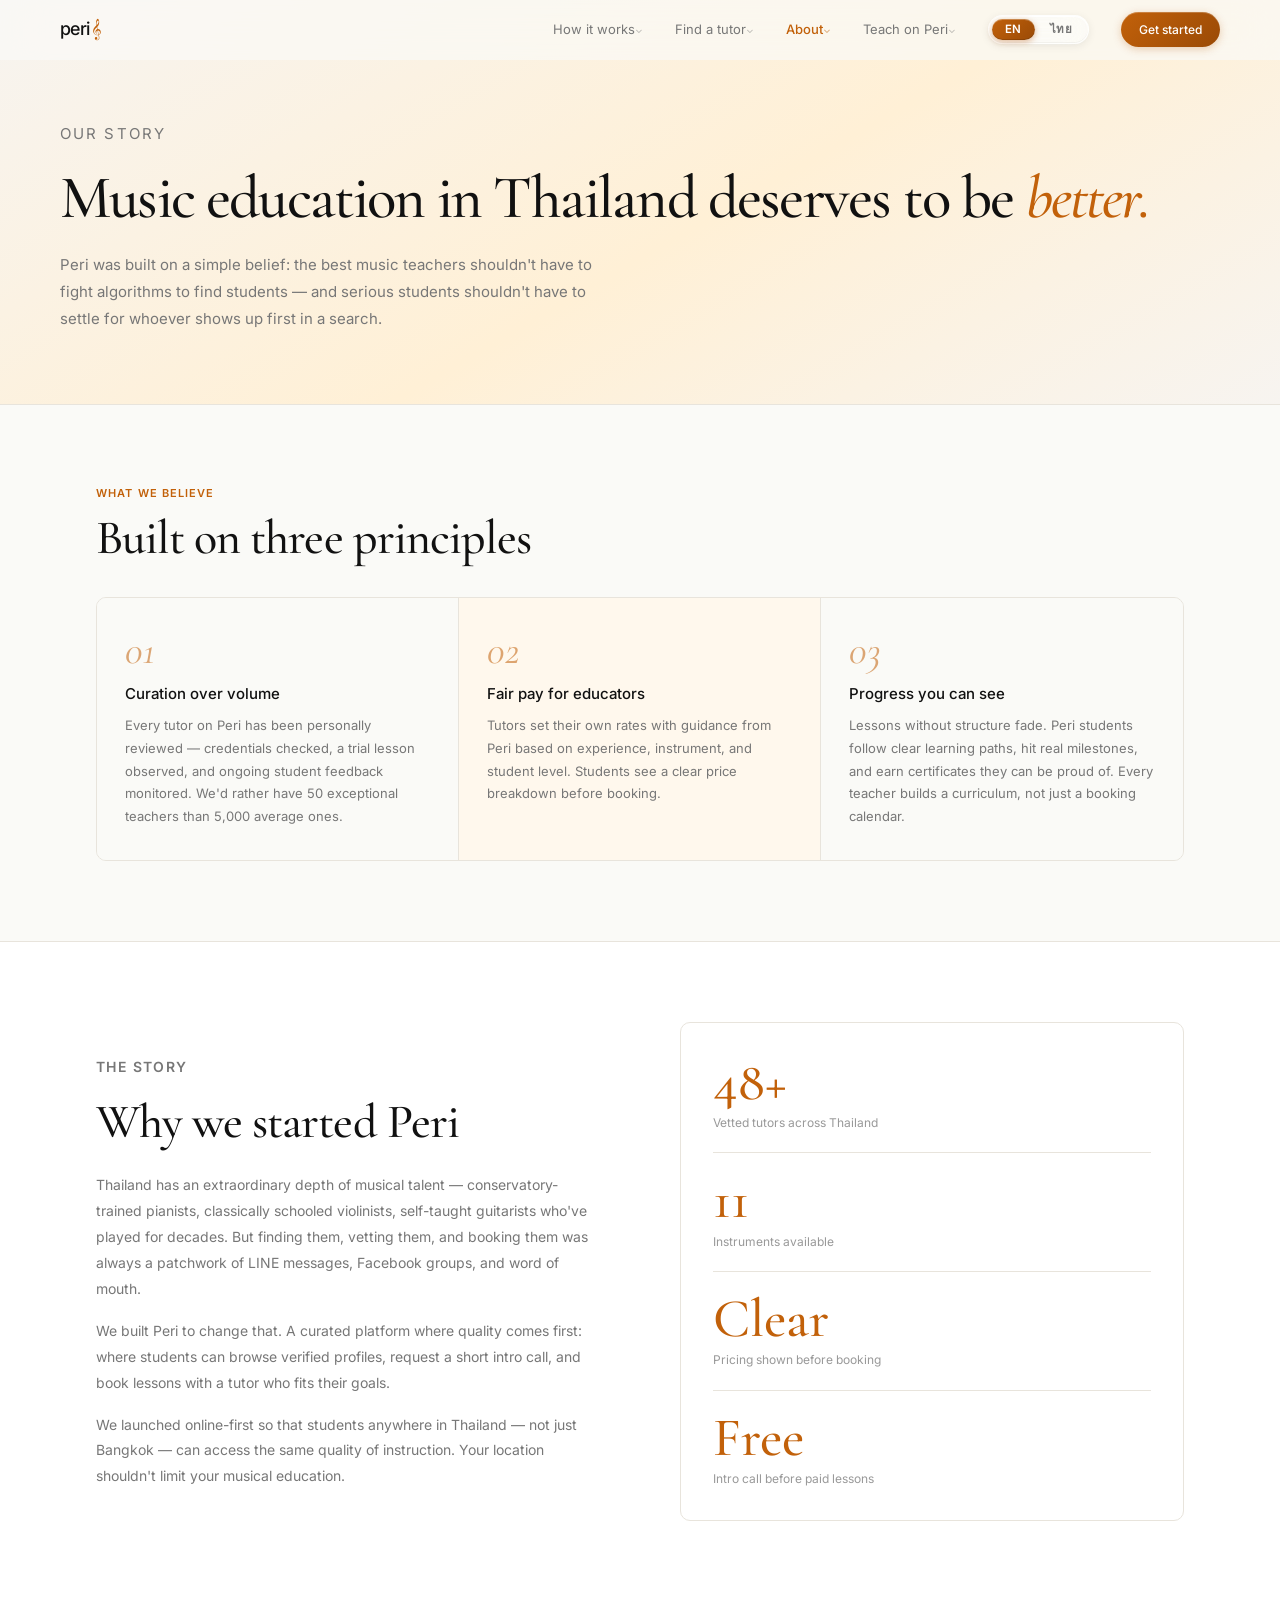
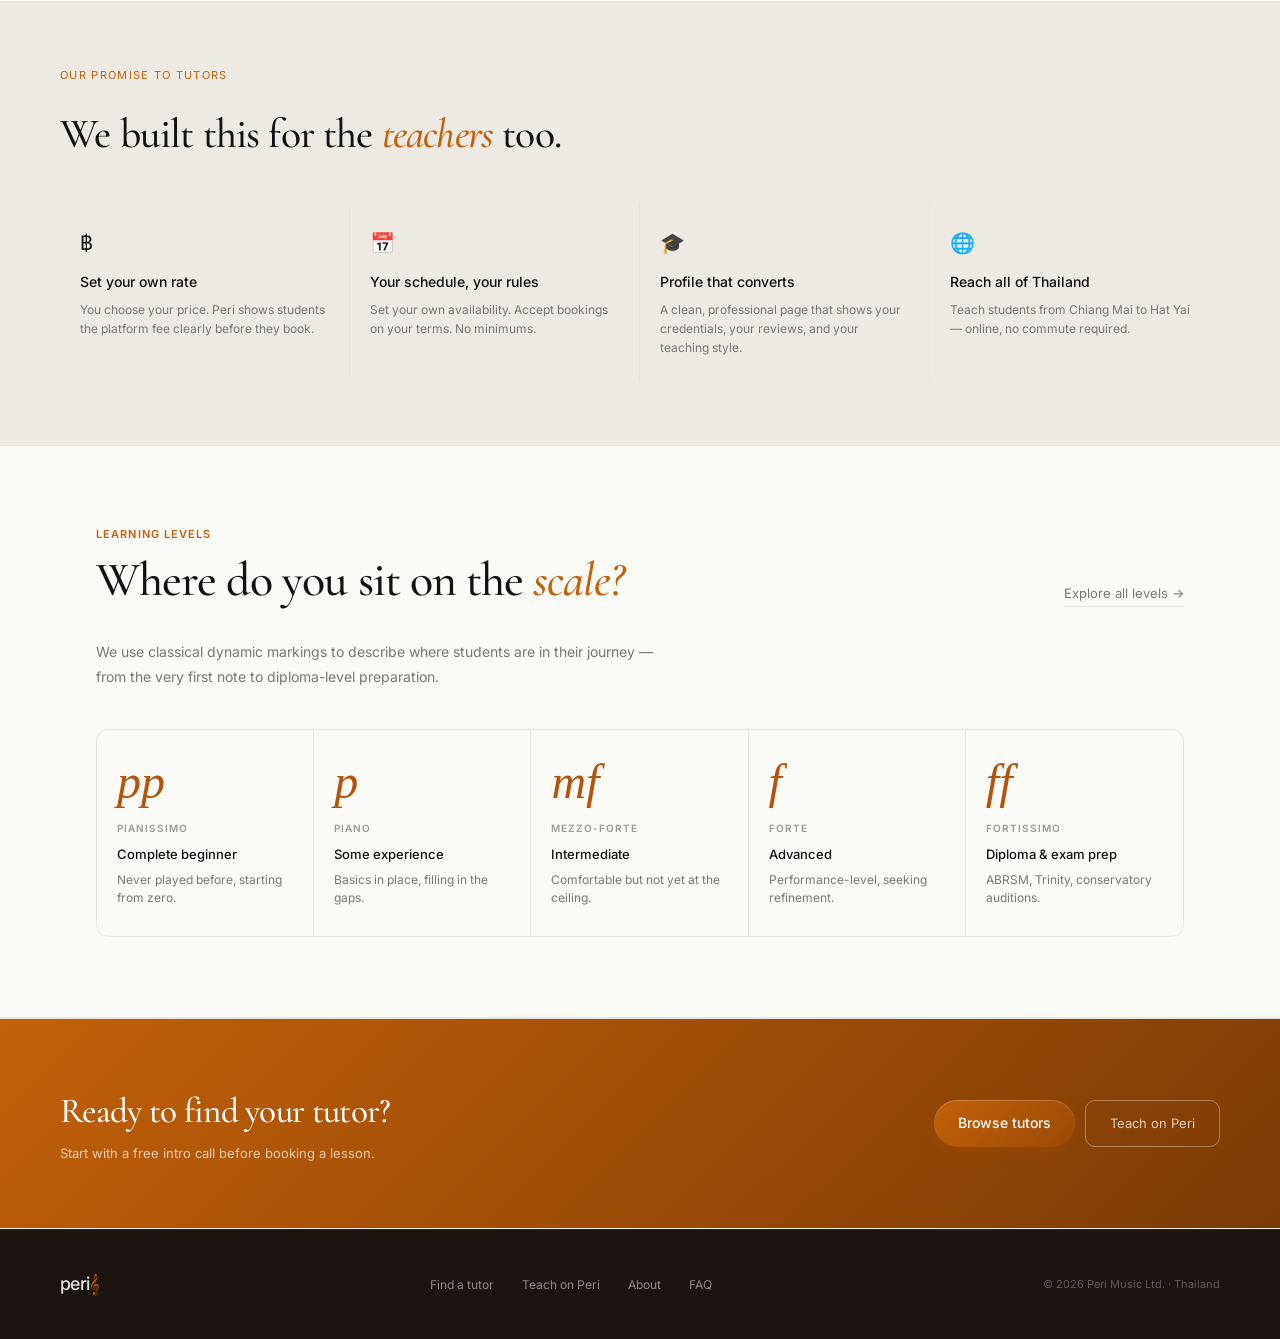
<file: peri-website/about.html>
<!DOCTYPE html>
<html lang="en">
<head>
  <meta charset="UTF-8"/>
  <meta name="viewport" content="width=device-width, initial-scale=1.0"/>
  <title>About Peri — Online Music Tutoring in Thailand</title>
  <link rel="stylesheet" href="peri.css"/>
  <style>
    .page-hero {
      padding: 120px 36px 72px;
      background: linear-gradient(150deg, #F7F4F0 0%, #FFF0D6 55%, #F7F4F0 100%);
      border-bottom: 0.5px solid var(--border);
      position: relative; overflow: hidden;
    }
    .page-hero-inner { max-width: 1160px; margin: 0 auto; }
    .page-hero-label {
      font-size: 11px; color: var(--amber);
      letter-spacing: 0.14em; text-transform: uppercase; margin-bottom: 18px;
    }
    .page-hero h1 {
      font-family: 'Cormorant Garamond', serif;
      font-size: clamp(2.4rem, 5vw, 3.8rem);
      font-weight: 500; letter-spacing: -0.03em;
      line-height: 1.08; margin-bottom: 20px;
    }
    .page-hero h1 em { font-style: italic; color: var(--amber); }
    .page-hero p {
      font-size: 15px; color: var(--text-3);
      line-height: 1.8; max-width: 560px;
    }

    /* VALUES */
    .values-grid {
      display: grid; grid-template-columns: repeat(3, 1fr);
      gap: 0; border: 0.5px solid var(--border);
      border-radius: var(--r-md); overflow: hidden;
    }
    .value-card {
      padding: 32px 28px;
      border-right: 0.5px solid var(--border);
      background: var(--bg-white);
      transition: background 0.2s;
    }
    .value-card:nth-child(odd) { background: #FAFAF7; }
    .value-card:nth-child(even) { background: #FFF8ED; }
    .value-card:last-child { border-right: none; }
    .value-num {
      font-family: 'Cormorant Garamond', serif;
      font-size: 40px; color: var(--amber);
      font-style: italic; margin-bottom: 12px;
      line-height: 1; opacity: 0.55;
    }
    .value-title { font-size: 15px; font-weight: 500; margin-bottom: 8px; }
    .value-body { font-size: 13px; color: var(--text-3); line-height: 1.75; }

    /* STORY */
    .story-grid {
      display: grid; grid-template-columns: 1fr 1fr;
      gap: 80px; align-items: center;
    }
    .story-body p {
      font-size: 14px; color: var(--text-3);
      line-height: 1.85; margin-bottom: 16px;
    }
    .story-body p:last-child { margin-bottom: 0; }
    .story-stat-block {
      background: var(--bg-white); border: 0.5px solid var(--border);
      border-radius: var(--r-md); padding: 32px;
    }
    .story-stat {
      padding: 20px 0;
      border-bottom: 0.5px solid var(--border);
    }
    .story-stat:last-child { border-bottom: none; padding-bottom: 0; }
    .story-stat:first-child { padding-top: 0; }
    .story-stat-n {
      font-family: 'Cormorant Garamond', serif;
      font-size: 3.4rem; font-weight: 500;
      color: var(--amber); line-height: 1; margin-bottom: 4px;
    }
    .story-stat-l { font-size: 12px; color: var(--text-4); }

    /* TUTOR PROMISE */
    .promise-band {
      background: #EDEAE4; padding: 64px 36px;
      border-top: 0.5px solid var(--border);
      border-bottom: 0.5px solid var(--border);
    }
    .promise-inner { max-width: 1160px; margin: 0 auto; }
    .promise-label {
      font-size: 11px; color: var(--amber);
      letter-spacing: 0.12em; text-transform: uppercase; margin-bottom: 16px;
    }
    .promise-title {
      font-family: 'Cormorant Garamond', serif;
      font-size: clamp(1.8rem, 3.5vw, 2.6rem);
      font-weight: 500; color: var(--text);
      letter-spacing: -0.02em; margin-bottom: 36px;
    }
    .promise-title em { font-style: italic; color: var(--amber); }
    .promise-grid {
      display: grid; grid-template-columns: repeat(4, 1fr); gap: 0;
    }
    .promise-item {
      padding: 24px 20px;
      border-right: 0.5px solid var(--border);
    }
    .promise-item:last-child { border-right: none; }
    .promise-icon { font-size: 20px; margin-bottom: 12px; }
    .promise-item-t { font-size: 14px; color: var(--text); font-weight: 500; margin-bottom: 6px; }
    .promise-item-d { font-size: 12px; color: var(--text-3); line-height: 1.6; }

    @media (max-width: 900px) {
      .values-grid { grid-template-columns: 1fr 1fr; }
      .story-grid { grid-template-columns: 1fr; gap: 40px; }
      .promise-grid { grid-template-columns: 1fr 1fr; }
    }
    @media (max-width: 600px) {
      .values-grid { grid-template-columns: 1fr; }
      .promise-grid { grid-template-columns: 1fr; }
    }
  </style>
</head>
<body>

<!-- NAV -->
<nav class="nav" id="nav">
  <div class="nav-inner">
    <a href="index.html" class="nav-logo">peri<span class="clef">𝄞</span></a>
    <div class="nav-item">
      <a href="index.html#how" class="nav-link" data-lang="nav.how">How it works</a>
      <div class="nav-dropdown">
        <a href="index.html#how" class="nav-drop-link"><span class="nav-drop-icon">✦</span><span data-lang="nav.d.how">How Peri works</span></a>
        <a href="levels.html" class="nav-drop-link"><span class="nav-drop-icon">📊</span><span data-lang="nav.d.levels">Learning levels</span></a>
        <div class="nav-drop-divider"></div>
        <a href="faq.html" class="nav-drop-link"><span class="nav-drop-icon">❓</span><span data-lang="nav.d.faq">FAQ</span></a>
      </div>
    </div>
    <div class="nav-item">
      <a href="tutors.html" class="nav-link" data-lang="nav.tutors">Find a tutor</a>
      <div class="nav-dropdown">
        <a href="tutors.html" class="nav-drop-link"><span class="nav-drop-icon">🔍</span><span data-lang="nav.d.all">Browse all tutors</span></a>
        <div class="nav-drop-divider"></div>
        <a href="tutors.html#Piano" class="nav-drop-link"><span class="nav-drop-icon">🎹</span><span data-lang="inst.piano">Piano</span></a>
        <a href="tutors.html#Violin" class="nav-drop-link"><span class="nav-drop-icon">🎻</span><span data-lang="inst.violin">Violin</span></a>
        <a href="tutors.html#Guitar" class="nav-drop-link"><span class="nav-drop-icon">🎸</span><span data-lang="inst.cguitar">Guitar</span></a>
        <a href="tutors.html#Voice" class="nav-drop-link"><span class="nav-drop-icon">🎤</span><span data-lang="inst.voice">Voice</span></a>
        <a href="tutors.html#Drums" class="nav-drop-link"><span class="nav-drop-icon">🥁</span><span data-lang="inst.drums">Drums</span></a>
      </div>
    </div>
    <div class="nav-item">
      <a href="about.html" class="nav-link active" data-lang="nav.about">About</a>
      <div class="nav-dropdown">
        <a href="about.html" class="nav-drop-link"><span class="nav-drop-icon">📖</span><span data-lang="nav.d.story">Our story</span></a>
        <a href="about.html#values" class="nav-drop-link"><span class="nav-drop-icon">💡</span><span data-lang="nav.d.values">Our values</span></a>
        <div class="nav-drop-divider"></div>
        <a href="faq.html" class="nav-drop-link"><span class="nav-drop-icon">❓</span><span data-lang="nav.d.faq">FAQ</span></a>
      </div>
    </div>
    <div class="nav-item">
      <a href="teach.html" class="nav-link" data-lang="nav.teach">Teach on Peri</a>
      <div class="nav-dropdown">
        <a href="teach.html" class="nav-drop-link"><span class="nav-drop-icon">✦</span><span data-lang="nav.d.teach.ov">Teaching on Peri</span></a>
        <a href="teach.html#apply" class="nav-drop-link"><span class="nav-drop-icon">📝</span><span data-lang="nav.d.apply">Apply to teach</span></a>
        <div class="nav-drop-divider"></div>
        <a href="faq.html#tutors" class="nav-drop-link"><span class="nav-drop-icon">❓</span><span data-lang="nav.d.tfaq">Tutor FAQ</span></a>
      </div>
    </div>
    <div class="lang-toggle">
      <button class="lang-btn active" data-setlang="en" onclick="window.Peri.setLang('en')">EN</button>
      <button class="lang-btn" data-setlang="th" onclick="window.Peri.setLang('th')">ไทย</button>
    </div>
    <a href="tutors.html" class="nav-btn" data-lang="nav.cta">Get started</a>
  </div>
</nav>

<!-- HERO -->
<section class="page-hero">
  <div class="page-hero-inner">
    <p class="page-hero-label" data-lang="abt.hero.label">Our story</p>
    <h1 class="hero-h1" data-lang-html="abt.hero.h1">Music education in Thailand<br/>deserves to be <em>better.</em></h1>
    <p data-lang="abt.hero.sub">Peri was built on a simple belief: the best music teachers shouldn't have to fight algorithms to find students — and serious students shouldn't have to settle for whoever shows up first in a search.</p>
  </div>
</section>

<!-- VALUES -->
<section class="section" style="border-bottom:0.5px solid var(--border);">
  <div class="container">
    <div class="sec-head">
      <div>
        <p class="sec-label" data-lang="abt.val.label">What we believe</p>
        <h2 class="sec-title s-title" data-lang="abt.val.title">Built on three principles</h2>
      </div>
    </div>
    <div class="values-grid">
      <div class="value-card">
        <div class="value-num" data-lang="abt.val1.n">01</div>
        <div class="value-title" data-lang="abt.val1.t">Curation over volume</div>
        <div class="value-body" data-lang="abt.val1.d">Every tutor on Peri has been personally reviewed — credentials checked, a trial lesson observed, and ongoing student feedback monitored. We'd rather have 50 exceptional teachers than 5,000 average ones.</div>
      </div>
      <div class="value-card">
        <div class="value-num" data-lang="abt.val2.n">02</div>
        <div class="value-title" data-lang="abt.val2.t">Fair pay for educators</div>
        <div class="value-body" data-lang="abt.val2.d">Tutors set their own rates with guidance from Peri based on experience, instrument, and student level. Students see a clear price breakdown before booking.</div>
      </div>
      <div class="value-card">
        <div class="value-num" data-lang="abt.val3.n">03</div>
        <div class="value-title" data-lang="abt.val3.t">Progress you can see</div>
        <div class="value-body" data-lang="abt.val3.d">Lessons without structure fade. Peri students follow clear learning paths, hit real milestones, and earn certificates they can be proud of. Every teacher builds a curriculum, not just a booking calendar.</div>
      </div>
    </div>
  </div>
</section>

<!-- STORY -->
<section class="section" style="background:var(--bg-white); border-bottom:0.5px solid var(--border);">
  <div class="container">
    <div class="story-grid">
      <div class="story-body">
        <p class="sec-label" data-lang="abt.story.label">The story</p>
        <h2 class="sec-title s-title" style="margin-bottom:24px;" data-lang="abt.story.title">Why we started Peri</h2>
        <p data-lang="abt.story.p1">Thailand has an extraordinary depth of musical talent — conservatory-trained pianists, classically schooled violinists, self-taught guitarists who've played for decades. But finding them, vetting them, and booking them was always a patchwork of LINE messages, Facebook groups, and word of mouth.</p>
        <p data-lang="abt.story.p2">We built Peri to change that. A curated platform where quality comes first: where students can browse verified profiles, request a short intro call, and book lessons with a tutor who fits their goals.</p>
        <p data-lang="abt.story.p3">We launched online-first so that students anywhere in Thailand — not just Bangkok — can access the same quality of instruction. Your location shouldn't limit your musical education.</p>
      </div>
      <div>
        <div class="story-stat-block">
          <div class="story-stat">
            <div class="story-stat-n" data-lang="abt.stat1.n">48+</div>
            <div class="story-stat-l" data-lang="abt.stat1.l">Vetted tutors across Thailand</div>
          </div>
          <div class="story-stat">
            <div class="story-stat-n" data-lang="abt.stat2.n">11</div>
            <div class="story-stat-l" data-lang="abt.stat2.l">Instruments available</div>
          </div>
          <div class="story-stat">
            <div class="story-stat-n" data-lang="abt.stat3.n">Clear</div>
            <div class="story-stat-l" data-lang="abt.stat3.l">Pricing shown before booking</div>
          </div>
          <div class="story-stat">
            <div class="story-stat-n" data-lang="abt.stat4.n">Free</div>
            <div class="story-stat-l" data-lang="abt.stat4.l">Intro call before paid lessons</div>
          </div>
        </div>
      </div>
    </div>
  </div>
</section>

<!-- TUTOR PROMISE -->
<div class="promise-band">
  <div class="promise-inner">
    <p class="promise-label" data-lang="abt.promise.label">Our promise to tutors</p>
    <h2 class="promise-title s-title" data-lang-html="abt.promise.title">We built this for the <em>teachers</em> too.</h2>
    <div class="promise-grid">
      <div class="promise-item">
        <div class="promise-icon">฿</div>
        <div class="promise-item-t" data-lang="abt.pr1.t">Set your own rate</div>
        <div class="promise-item-d" data-lang="abt.pr1.d">You choose your price. Peri shows students the platform fee clearly before they book.</div>
      </div>
      <div class="promise-item">
        <div class="promise-icon">📅</div>
        <div class="promise-item-t" data-lang="abt.pr2.t">Your schedule, your rules</div>
        <div class="promise-item-d" data-lang="abt.pr2.d">Set your own availability. Accept bookings on your terms. No minimums.</div>
      </div>
      <div class="promise-item">
        <div class="promise-icon">🎓</div>
        <div class="promise-item-t" data-lang="abt.pr3.t">Profile that converts</div>
        <div class="promise-item-d" data-lang="abt.pr3.d">A clean, professional page that shows your credentials, your reviews, and your teaching style.</div>
      </div>
      <div class="promise-item">
        <div class="promise-icon">🌐</div>
        <div class="promise-item-t" data-lang="abt.pr4.t">Reach all of Thailand</div>
        <div class="promise-item-d" data-lang="abt.pr4.d">Teach students from Chiang Mai to Hat Yai — online, no commute required.</div>
      </div>
    </div>
  </div>
</div>

<!-- LEVELS -->
<section class="section" style="background:var(--bg); border-bottom:0.5px solid var(--border);">
  <div class="container">
    <div class="sec-head">
      <div>
        <p class="sec-label" data-lang="abt.lev.label">Learning levels</p>
        <h2 class="sec-title s-title" data-lang-html="abt.lev.title">Where do you sit<br/>on the <em>scale?</em></h2>
      </div>
      <a href="levels.html" style="font-size:13px;color:var(--text-3);border-bottom:0.5px solid var(--border);padding-bottom:2px;" data-lang="abt.lev.link">Explore all levels →</a>
    </div>
    <p style="font-size:14px;color:var(--text-3);line-height:1.8;max-width:560px;margin-bottom:40px;" data-lang="abt.lev.body">We use classical dynamic markings to describe where students are in their journey — from the very first note to diploma-level preparation.</p>
    <div style="display:grid;grid-template-columns:repeat(5,1fr);border:0.5px solid var(--border);border-radius:12px;overflow:hidden;">
      <a href="levels.html#pp" style="padding:28px 20px;border-right:0.5px solid var(--border);text-decoration:none;transition:background 0.15s;" onmouseover="this.style.background='#FEF3C7'" onmouseout="this.style.background=''">
        <div style="font-family:'Times New Roman',serif;font-size:3rem;font-style:italic;color:#B45309;line-height:1;margin-bottom:14px;">pp</div>
        <div style="font-size:10px;font-weight:600;letter-spacing:0.1em;text-transform:uppercase;color:#999;margin-bottom:8px;">Pianissimo</div>
        <div style="font-size:13px;font-weight:500;color:#111;margin-bottom:6px;" data-lang="abt.lev.pp.badge">Complete beginner</div>
        <div style="font-size:12px;color:#777;line-height:1.55;" data-lang="abt.lev.pp.d">Never played before, starting from zero.</div>
      </a>
      <a href="levels.html#p" style="padding:28px 20px;border-right:0.5px solid var(--border);text-decoration:none;transition:background 0.15s;" onmouseover="this.style.background='#FEF3C7'" onmouseout="this.style.background=''">
        <div style="font-family:'Times New Roman',serif;font-size:3rem;font-style:italic;color:#B45309;line-height:1;margin-bottom:14px;">p</div>
        <div style="font-size:10px;font-weight:600;letter-spacing:0.1em;text-transform:uppercase;color:#999;margin-bottom:8px;">Piano</div>
        <div style="font-size:13px;font-weight:500;color:#111;margin-bottom:6px;" data-lang="abt.lev.p.badge">Some experience</div>
        <div style="font-size:12px;color:#777;line-height:1.55;" data-lang="abt.lev.p.d">Basics in place, filling in the gaps.</div>
      </a>
      <a href="levels.html#mf" style="padding:28px 20px;border-right:0.5px solid var(--border);text-decoration:none;transition:background 0.15s;" onmouseover="this.style.background='#FEF3C7'" onmouseout="this.style.background=''">
        <div style="font-family:'Times New Roman',serif;font-size:3rem;font-style:italic;color:#B45309;line-height:1;margin-bottom:14px;">mf</div>
        <div style="font-size:10px;font-weight:600;letter-spacing:0.1em;text-transform:uppercase;color:#999;margin-bottom:8px;">Mezzo-forte</div>
        <div style="font-size:13px;font-weight:500;color:#111;margin-bottom:6px;" data-lang="abt.lev.mf.badge">Intermediate</div>
        <div style="font-size:12px;color:#777;line-height:1.55;" data-lang="abt.lev.mf.d">Comfortable but not yet at the ceiling.</div>
      </a>
      <a href="levels.html#f" style="padding:28px 20px;border-right:0.5px solid var(--border);text-decoration:none;transition:background 0.15s;" onmouseover="this.style.background='#FEF3C7'" onmouseout="this.style.background=''">
        <div style="font-family:'Times New Roman',serif;font-size:3rem;font-style:italic;color:#B45309;line-height:1;margin-bottom:14px;">f</div>
        <div style="font-size:10px;font-weight:600;letter-spacing:0.1em;text-transform:uppercase;color:#999;margin-bottom:8px;">Forte</div>
        <div style="font-size:13px;font-weight:500;color:#111;margin-bottom:6px;" data-lang="abt.lev.f.badge">Advanced</div>
        <div style="font-size:12px;color:#777;line-height:1.55;" data-lang="abt.lev.f.d">Performance-level, seeking refinement.</div>
      </a>
      <a href="levels.html#ff" style="padding:28px 20px;text-decoration:none;transition:background 0.15s;" onmouseover="this.style.background='#FEF3C7'" onmouseout="this.style.background=''">
        <div style="font-family:'Times New Roman',serif;font-size:3rem;font-style:italic;color:#B45309;line-height:1;margin-bottom:14px;">ff</div>
        <div style="font-size:10px;font-weight:600;letter-spacing:0.1em;text-transform:uppercase;color:#999;margin-bottom:8px;">Fortissimo</div>
        <div style="font-size:13px;font-weight:500;color:#111;margin-bottom:6px;" data-lang="abt.lev.ff.badge">Diploma &amp; exam prep</div>
        <div style="font-size:12px;color:#777;line-height:1.55;" data-lang="abt.lev.ff.d">ABRSM, Trinity, conservatory auditions.</div>
      </a>
    </div>
  </div>
</section>

<!-- CTA -->
<div class="cta-band">
  <div class="cta-inner">
    <div>
      <div class="cta-t" data-lang="abt.cta.t">Ready to find your tutor?</div>
      <div class="cta-s" data-lang="abt.cta.s">Start with a free intro call before booking a lesson.</div>
    </div>
    <div class="cta-actions">
      <a href="tutors.html" class="btn btn-primary" data-lang="abt.cta.btn">Browse tutors</a>
      <a href="teach.html" style="display:inline-flex;align-items:center;font-size:13px;color:rgba(255,255,255,0.75);padding:12px 24px;border-radius:10px;border:0.5px solid rgba(255,255,255,0.35);" data-lang="abt.cta.link">Teach on Peri</a>
    </div>
  </div>
</div>

<!-- FOOTER -->
<footer style="background:#1C1410; border-top:0.5px solid rgba(255,255,255,0.08);">
  <div class="footer-inner">
    <div class="foot-logo" style="color:rgba(255,255,255,0.88);">peri<span class="clef">𝄞</span></div>
    <div class="foot-links">
      <a href="tutors.html" class="foot-link" style="color:rgba(255,255,255,0.5);" data-lang="foot.tutors">Find a tutor</a>
      <a href="teach.html" class="foot-link" style="color:rgba(255,255,255,0.5);" data-lang="foot.teach">Teach on Peri</a>
      <a href="about.html" class="foot-link" style="color:rgba(255,255,255,0.5);" data-lang="foot.about">About</a>
      <a href="faq.html" class="foot-link" style="color:rgba(255,255,255,0.5);" data-lang="foot.faq">FAQ</a>
    </div>
    <div class="foot-copy" style="color:rgba(255,255,255,0.3);" data-lang="foot.copy">© 2026 Peri Music Ltd. · Thailand</div>
  </div>
</footer>

<script src="lang.js"></script>
<script>
  const nav = document.getElementById('nav');
  window.addEventListener('scroll', () => {
    nav.classList.toggle('scrolled', window.scrollY > 20);
  });
  // ── Italic em fade-in ──
  const emObs = new IntersectionObserver((entries, o) => {
    entries.forEach(e => { if(e.isIntersecting){ e.target.classList.add('em-revealed'); o.unobserve(e.target); }});
  }, {threshold:0.25});
  document.querySelectorAll('.s-title, .hero-h1').forEach(el => emObs.observe(el));
</script>
</body>
</html>
</file>
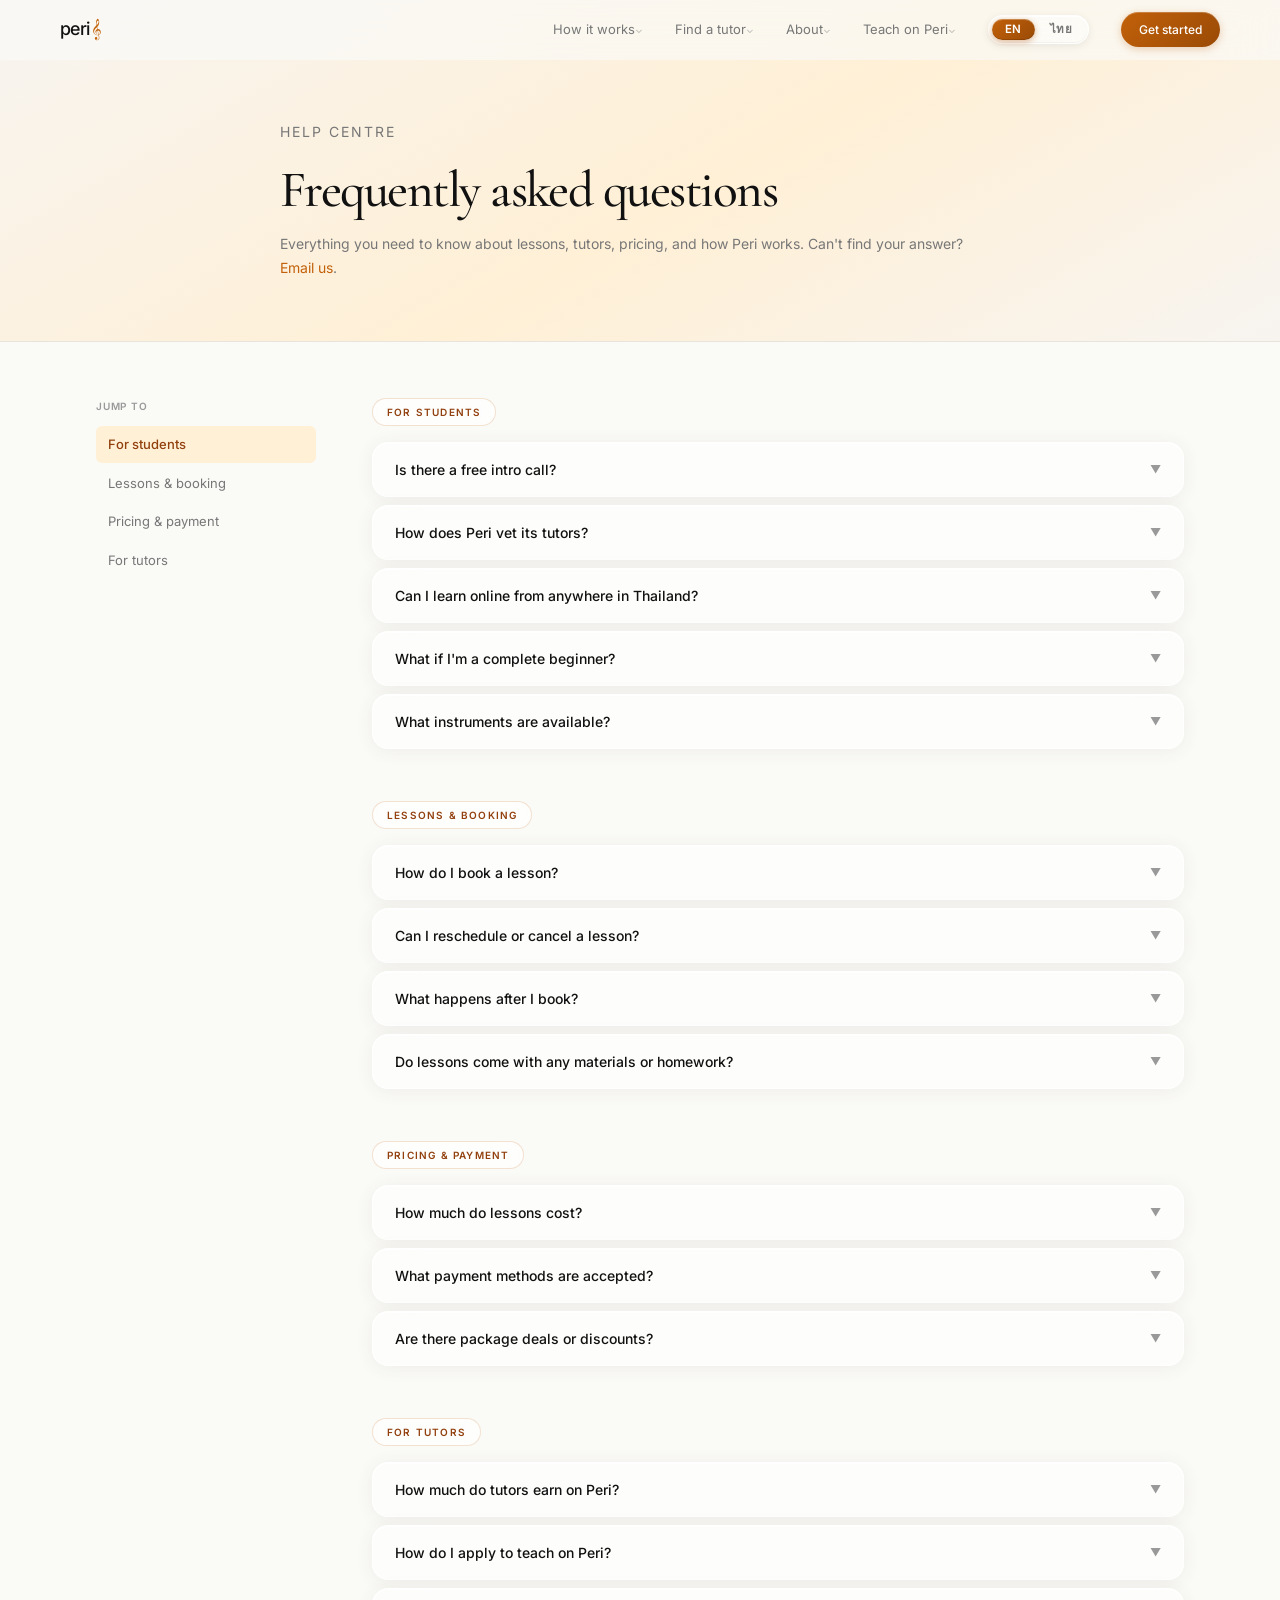
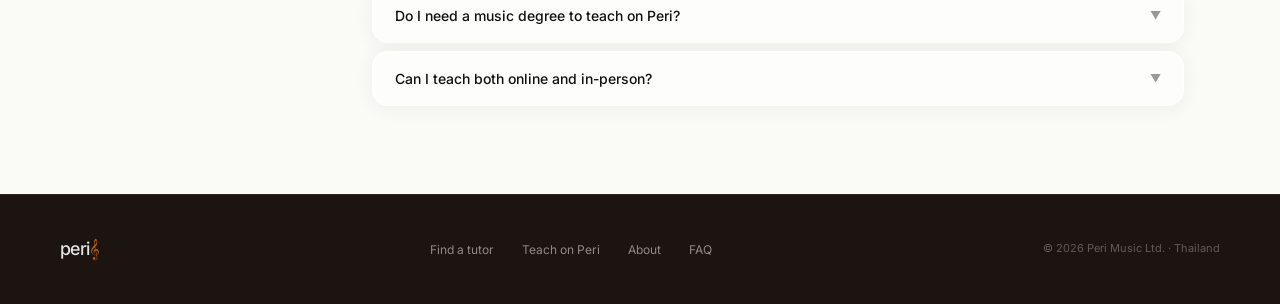
<file: peri-website/faq.html>
<!DOCTYPE html>
<html lang="en">
<head>
  <meta charset="UTF-8"/>
  <meta name="viewport" content="width=device-width, initial-scale=1.0"/>
  <title>FAQ — Peri Music</title>
  <link rel="stylesheet" href="peri.css"/>
  <style>
    .page-hero {
      padding: 120px 36px 60px;
      background: linear-gradient(150deg, #F7F4F0 0%, #FFF0D6 55%, #F7F4F0 100%);
      border-bottom: 0.5px solid var(--border);
    }
    .page-hero-inner { max-width: 720px; margin: 0 auto; }
    .page-hero-label {
      font-size: 11px; color: var(--amber);
      letter-spacing: 0.14em; text-transform: uppercase; margin-bottom: 18px;
    }
    .page-hero h1 {
      font-family: 'Cormorant Garamond', serif;
      font-size: clamp(2.2rem, 4.5vw, 3.2rem);
      font-weight: 500; letter-spacing: -0.03em;
      line-height: 1.08; margin-bottom: 14px;
    }
    .page-hero p { font-size: 14px; color: var(--text-3); line-height: 1.75; }

    /* FAQ LAYOUT */
    .faq-layout {
      max-width: 1160px; margin: 0 auto;
      padding: 56px 36px 80px;
      display: grid; grid-template-columns: 220px 1fr; gap: 56px;
      align-items: start;
    }

    /* CATEGORY SIDEBAR */
    .faq-nav {
      position: sticky; top: 90px;
    }
    .faq-nav-title {
      font-size: 10px; font-weight: 600; letter-spacing: 0.08em;
      text-transform: uppercase; color: var(--text-4); margin-bottom: 12px;
    }
    .faq-nav-link {
      display: block; font-size: 13px; color: var(--text-3);
      padding: 8px 12px; border-radius: var(--r-sm);
      margin-bottom: 2px; cursor: pointer;
      transition: background 0.15s, color 0.15s;
    }
    .faq-nav-link:hover { background: var(--amber-pale); color: var(--amber-text); }
    .faq-nav-link.active { background: var(--amber-pale); color: var(--amber-text); font-weight: 500; }

    /* FAQ SECTIONS */
    .faq-section { margin-bottom: 52px; }
    .faq-section:last-child { margin-bottom: 0; }
    .faq-section-title {
      display: inline-block;
      font-size: 10px; font-weight: 600; letter-spacing: 0.12em;
      text-transform: uppercase; color: var(--amber-text);
      margin-bottom: 16px;
      padding: 5px 14px;
      background: rgba(255,255,255,0.70);
      backdrop-filter: blur(14px);
      -webkit-backdrop-filter: blur(14px);
      border: 0.5px solid rgba(194,97,10,0.18);
      border-radius: 999px;
    }

    /* ACCORDION — liquid glass cards */
    .faq-item {
      background: rgba(255,255,255,0.58);
      backdrop-filter: blur(24px) saturate(1.35);
      -webkit-backdrop-filter: blur(24px) saturate(1.35);
      border: 0.5px solid rgba(255,255,255,0.82);
      border-radius: 16px;
      box-shadow: 0 2px 18px rgba(92,64,37,0.07),
                  inset 0 1px 0 rgba(255,255,255,0.95);
      margin-bottom: 8px;
      overflow: hidden;
      transition: box-shadow 0.2s;
    }
    .faq-q {
      width: 100%; display: flex; justify-content: space-between;
      align-items: center; gap: 16px;
      padding: 18px 22px; cursor: pointer; background: none; border: none;
      font-family: 'Inter', sans-serif; font-size: 14px; font-weight: 500;
      color: var(--text); text-align: left;
      transition: color 0.15s;
    }
    .faq-q:hover { color: var(--amber); }
    .faq-q.open { color: var(--amber); }
    .faq-chevron {
      font-size: 11px; color: var(--text-4); flex-shrink: 0;
      transition: transform 0.25s cubic-bezier(0.22,1,0.36,1);
    }
    .faq-q.open .faq-chevron { transform: rotate(180deg); }
    .faq-a {
      font-size: 13px; color: var(--text-3); line-height: 1.85;
      max-height: 0; overflow: hidden;
      transition: max-height 0.35s cubic-bezier(0.22,1,0.36,1),
                  padding 0.35s cubic-bezier(0.22,1,0.36,1);
    }
    .faq-a.open {
      max-height: 400px;
      padding: 0 22px 20px;
    }
    .faq-a a { color: var(--amber); text-decoration: underline; text-underline-offset: 2px; }

    @media (max-width: 800px) {
      .faq-layout { grid-template-columns: 1fr; }
      .faq-nav { position: static; display: flex; gap: 6px; flex-wrap: wrap; margin-bottom: 8px; }
      .faq-nav-title { display: none; }
    }
  </style>
</head>
<body>

<!-- NAV -->
<nav class="nav" id="nav">
  <div class="nav-inner">
    <a href="index.html" class="nav-logo">peri<span class="clef">𝄞</span></a>
    <div class="nav-item">
      <a href="index.html#how" class="nav-link" data-lang="nav.how">How it works</a>
      <div class="nav-dropdown">
        <a href="index.html#how" class="nav-drop-link"><span class="nav-drop-icon">✦</span><span data-lang="nav.d.how">How Peri works</span></a>
        <a href="levels.html" class="nav-drop-link"><span class="nav-drop-icon">📊</span><span data-lang="nav.d.levels">Learning levels</span></a>
        <div class="nav-drop-divider"></div>
        <a href="faq.html" class="nav-drop-link"><span class="nav-drop-icon">❓</span><span data-lang="nav.d.faq">FAQ</span></a>
      </div>
    </div>
    <div class="nav-item">
      <a href="tutors.html" class="nav-link" data-lang="nav.tutors">Find a tutor</a>
      <div class="nav-dropdown">
        <a href="tutors.html" class="nav-drop-link"><span class="nav-drop-icon">🔍</span><span data-lang="nav.d.all">Browse all tutors</span></a>
        <div class="nav-drop-divider"></div>
        <a href="tutors.html#Piano" class="nav-drop-link"><span class="nav-drop-icon">🎹</span><span data-lang="inst.piano">Piano</span></a>
        <a href="tutors.html#Violin" class="nav-drop-link"><span class="nav-drop-icon">🎻</span><span data-lang="inst.violin">Violin</span></a>
        <a href="tutors.html#Guitar" class="nav-drop-link"><span class="nav-drop-icon">🎸</span><span data-lang="inst.cguitar">Guitar</span></a>
        <a href="tutors.html#Voice" class="nav-drop-link"><span class="nav-drop-icon">🎤</span><span data-lang="inst.voice">Voice</span></a>
        <a href="tutors.html#Drums" class="nav-drop-link"><span class="nav-drop-icon">🥁</span><span data-lang="inst.drums">Drums</span></a>
      </div>
    </div>
    <div class="nav-item">
      <a href="about.html" class="nav-link" data-lang="nav.about">About</a>
      <div class="nav-dropdown">
        <a href="about.html" class="nav-drop-link"><span class="nav-drop-icon">📖</span><span data-lang="nav.d.story">Our story</span></a>
        <a href="about.html#values" class="nav-drop-link"><span class="nav-drop-icon">💡</span><span data-lang="nav.d.values">Our values</span></a>
        <div class="nav-drop-divider"></div>
        <a href="faq.html" class="nav-drop-link"><span class="nav-drop-icon">❓</span><span data-lang="nav.d.faq">FAQ</span></a>
      </div>
    </div>
    <div class="nav-item">
      <a href="teach.html" class="nav-link" data-lang="nav.teach">Teach on Peri</a>
      <div class="nav-dropdown">
        <a href="teach.html" class="nav-drop-link"><span class="nav-drop-icon">✦</span><span data-lang="nav.d.teach.ov">Teaching on Peri</span></a>
        <a href="teach.html#apply" class="nav-drop-link"><span class="nav-drop-icon">📝</span><span data-lang="nav.d.apply">Apply to teach</span></a>
        <div class="nav-drop-divider"></div>
        <a href="faq.html#tutors" class="nav-drop-link"><span class="nav-drop-icon">❓</span><span data-lang="nav.d.tfaq">Tutor FAQ</span></a>
      </div>
    </div>
    <div class="lang-toggle">
      <button class="lang-btn active" data-setlang="en" onclick="window.Peri.setLang('en')">EN</button>
      <button class="lang-btn" data-setlang="th" onclick="window.Peri.setLang('th')">ไทย</button>
    </div>
    <a href="tutors.html" class="nav-btn" data-lang="nav.cta">Get started</a>
  </div>
</nav>

<!-- HERO -->
<section class="page-hero">
  <div class="page-hero-inner">
    <p class="page-hero-label" data-lang="faq.hero.label">Help centre</p>
    <h1 data-lang="faq.hero.h1">Frequently asked questions</h1>
    <p><span data-lang="faq.hero.sub">Everything you need to know about lessons, tutors, pricing, and how Peri works. Can't find your answer?</span> <a href="mailto:hello@perimusic.co.th" style="color:var(--amber);" data-lang="faq.hero.email">Email us</a>.</p>
  </div>
</section>

<!-- FAQ BODY -->
<div class="faq-layout">

  <!-- SIDEBAR -->
  <aside class="faq-nav">
    <div class="faq-nav-title" data-lang="faq.nav.title">Jump to</div>
    <a class="faq-nav-link active" onclick="scrollTo('for-students')" data-lang="faq.cat.stu">For students</a>
    <a class="faq-nav-link" onclick="scrollTo('lessons')" data-lang="faq.cat.les">Lessons &amp; booking</a>
    <a class="faq-nav-link" onclick="scrollTo('pricing')" data-lang="faq.cat.pri">Pricing &amp; payment</a>
    <a class="faq-nav-link" onclick="scrollTo('for-tutors')" data-lang="faq.cat.tut">For tutors</a>
  </aside>

  <!-- QUESTIONS -->
  <div>

    <!-- FOR STUDENTS -->
    <div class="faq-section" id="for-students">
      <div class="faq-section-title" data-lang="faq.stu.title">For students</div>

      <div class="faq-item">
        <button class="faq-q" onclick="toggle(this)"><span data-lang="faq.q1">Is there a free intro call?</span> <span class="faq-chevron">▼</span></button>
        <div class="faq-a" data-lang="faq.a1">Yes — before booking a paid lesson, you can request a short online intro call with the tutor. It is not a full lesson; it is a chance to meet, talk about your goals, and decide if the tutor feels like the right fit.</div>
      </div>

      <div class="faq-item">
        <button class="faq-q" onclick="toggle(this)"><span data-lang="faq.q2">How does Peri vet its tutors?</span> <span class="faq-chevron">▼</span></button>
        <div class="faq-a" data-lang="faq.a2">Every tutor goes through a three-stage review before they can teach on Peri: we check their qualifications and experience, observe or review a sample lesson, and monitor ongoing student reviews. Tutors who fall below our standards are removed. You'll never be shown a profile that hasn't passed this process.</div>
      </div>

      <div class="faq-item">
        <button class="faq-q" onclick="toggle(this)"><span data-lang="faq.q3">Can I learn online from anywhere in Thailand?</span> <span class="faq-chevron">▼</span></button>
        <div class="faq-a" data-lang="faq.a3">Yes. Peri is online-first, which means all you need is a reliable internet connection. Most lessons are conducted via Zoom or Google Meet. Some tutors also offer in-person lessons if you're in the same city — you can filter by "in-person" when browsing.</div>
      </div>

      <div class="faq-item">
        <button class="faq-q" onclick="toggle(this)"><span data-lang="faq.q4">What if I'm a complete beginner?</span> <span class="faq-chevron">▼</span></button>
        <div class="faq-a" data-lang="faq.a4">Absolutely welcome. Many of our tutors specialise in beginners and have developed structured curricula specifically for people starting from zero. When browsing, use the "Beginner" level filter and look for tutors who list "beginner-friendly" in their specialities.</div>
      </div>

      <div class="faq-item">
        <button class="faq-q" onclick="toggle(this)"><span data-lang="faq.q5">What instruments are available?</span> <span class="faq-chevron">▼</span></button>
        <div class="faq-a" data-lang="faq.a5">We currently have tutors for piano, violin, cello, classical guitar, pop guitar, voice, drums &amp; percussion, trumpet, saxophone, flute, and music theory — 11 instruments in total.</div>
      </div>
    </div>

    <!-- LESSONS & BOOKING -->
    <div class="faq-section" id="lessons">
      <div class="faq-section-title" data-lang="faq.les.title">Lessons &amp; booking</div>

      <div class="faq-item">
        <button class="faq-q" onclick="toggle(this)"><span data-lang="faq.q6">How do I book a lesson?</span> <span class="faq-chevron">▼</span></button>
        <div class="faq-a" data-lang="faq.a6">Browse tutors, click on a profile you like, and use the booking panel on the right to choose a day, time slot, lesson length (30, 60, or 90 minutes), and format (online or in-person where available). You'll see a full fee breakdown before confirming.</div>
      </div>

      <div class="faq-item">
        <button class="faq-q" onclick="toggle(this)"><span data-lang="faq.q7">Can I reschedule or cancel a lesson?</span> <span class="faq-chevron">▼</span></button>
        <div class="faq-a" data-lang="faq.a7">Yes — lessons can be rescheduled or cancelled up to 24 hours before the start time at no charge. Cancellations within 24 hours may be subject to a fee at the tutor's discretion. We'll always show you the tutor's cancellation policy on their profile page.</div>
      </div>

      <div class="faq-item">
        <button class="faq-q" onclick="toggle(this)"><span data-lang="faq.q8">What happens after I book?</span> <span class="faq-chevron">▼</span></button>
        <div class="faq-a" data-lang="faq.a8">You'll receive a confirmation with the Zoom link (or meeting details) for your lesson. Your tutor will also reach out before your first session to introduce themselves and ask about your goals. If you have any issues, our support team is reachable at hello@perimusic.co.th.</div>
      </div>

      <div class="faq-item">
        <button class="faq-q" onclick="toggle(this)"><span data-lang="faq.q9">Do lessons come with any materials or homework?</span> <span class="faq-chevron">▼</span></button>
        <div class="faq-a" data-lang="faq.a9">Most tutors on Peri teach using a structured curriculum and will provide practice notes, sheet music, or exercises after each session. Ask your tutor during the intro call what their approach looks like — you'll quickly get a sense of their teaching style.</div>
      </div>
    </div>

    <!-- PRICING -->
    <div class="faq-section" id="pricing">
      <div class="faq-section-title" data-lang="faq.pri.title">Pricing &amp; payment</div>

      <div class="faq-item">
        <button class="faq-q" onclick="toggle(this)"><span data-lang="faq.q10">How much do lessons cost?</span> <span class="faq-chevron">▼</span></button>
        <div class="faq-a" data-lang="faq.a10">Each tutor sets their own hourly rate — typically between ฿400 and ฿1,200/hour depending on experience and instrument. Peri may add a transparent platform fee at checkout, and you'll always see the complete price breakdown before confirming.</div>
      </div>

      <div class="faq-item">
        <button class="faq-q" onclick="toggle(this)"><span data-lang="faq.q11">What payment methods are accepted?</span> <span class="faq-chevron">▼</span></button>
        <div class="faq-a" data-lang="faq.a11">We accept PromptPay, major credit and debit cards (Visa, Mastercard), and bank transfer. Payment is processed securely at the time of booking.</div>
      </div>

      <div class="faq-item">
        <button class="faq-q" onclick="toggle(this)"><span data-lang="faq.q12">Are there package deals or discounts?</span> <span class="faq-chevron">▼</span></button>
        <div class="faq-a" data-lang="faq.a12">Some tutors may offer multi-lesson packages at a discounted rate — you'll see this noted on their profile. Peri is still refining the best pricing model for regular students.</div>
      </div>
    </div>

    <!-- FOR TUTORS -->
    <div class="faq-section" id="for-tutors">
      <div class="faq-section-title" data-lang="faq.tut.title">For tutors</div>

      <div class="faq-item">
        <button class="faq-q" onclick="toggle(this)"><span data-lang="faq.q13">How much do tutors earn on Peri?</span> <span class="faq-chevron">▼</span></button>
        <div class="faq-a" data-lang="faq.a13">You set your own rate freely, and Peri offers pricing guidance based on your experience and instrument. Students see a clear price breakdown before booking. We are still refining the final payment model as the platform develops.</div>
      </div>

      <div class="faq-item">
        <button class="faq-q" onclick="toggle(this)"><span data-lang="faq.q14">How do I apply to teach on Peri?</span> <span class="faq-chevron">▼</span></button>
        <div class="faq-a" data-lang="faq.a14">Fill out the application form on our <a href="teach.html">Teach on Peri</a> page. As part of your application you will need to submit links to a performance video and a teaching video — these help us get a clear sense of your musicianship and teaching style. We review every application individually, typically within 5–7 business days, and will invite you to a brief introductory call if your application looks promising.</div>
      </div>

      <div class="faq-item">
        <button class="faq-q" onclick="toggle(this)"><span data-lang="faq.q15">Do I need a music degree to teach on Peri?</span> <span class="faq-chevron">▼</span></button>
        <div class="faq-a" data-lang="faq.a15">In most cases, yes — we typically require at least an undergraduate degree in music in your primary instrument. That said, we do consider exceptional cases on a case-by-case basis where significant professional performance experience or a strong teaching track record may compensate. If you are unsure whether you qualify, we encourage you to apply and tell us your story.</div>
      </div>

      <div class="faq-item">
        <button class="faq-q" onclick="toggle(this)"><span data-lang="faq.q16">Can I teach both online and in-person?</span> <span class="faq-chevron">▼</span></button>
        <div class="faq-a" data-lang="faq.a16">Yes. When you set up your profile, you can choose to offer online-only, in-person only, or both. If you offer in-person, you can specify which city or area you're based in.</div>
      </div>
    </div>

  </div>
</div>

<!-- FOOTER -->
<footer style="background:#1C1410; border-top:0.5px solid rgba(255,255,255,0.08);">
  <div class="footer-inner">
    <div class="foot-logo" style="color:rgba(255,255,255,0.88);">peri<span class="clef">𝄞</span></div>
    <div class="foot-links">
      <a href="tutors.html" class="foot-link" style="color:rgba(255,255,255,0.5);" data-lang="foot.tutors">Find a tutor</a>
      <a href="teach.html" class="foot-link" style="color:rgba(255,255,255,0.5);" data-lang="foot.teach">Teach on Peri</a>
      <a href="about.html" class="foot-link" style="color:rgba(255,255,255,0.5);" data-lang="foot.about">About</a>
      <a href="faq.html" class="foot-link" style="color:rgba(255,255,255,0.5);" data-lang="foot.faq">FAQ</a>
    </div>
    <div class="foot-copy" style="color:rgba(255,255,255,0.3);" data-lang="foot.copy">© 2026 Peri Music Ltd. · Thailand</div>
  </div>
</footer>

<script src="lang.js"></script>
<script>
  const nav = document.getElementById('nav');
  window.addEventListener('scroll', () => {
    nav.classList.toggle('scrolled', window.scrollY > 20);
  });

  function toggle(btn) {
    const answer = btn.nextElementSibling;
    const isOpen = answer.classList.contains('open');
    // close all
    document.querySelectorAll('.faq-a.open').forEach(a => a.classList.remove('open'));
    document.querySelectorAll('.faq-q.open').forEach(q => q.classList.remove('open'));
    if (!isOpen) {
      answer.classList.add('open');
      btn.classList.add('open');
    }
  }

  function scrollTo(id) {
    document.getElementById(id).scrollIntoView({ behavior: 'smooth', block: 'start' });
    document.querySelectorAll('.faq-nav-link').forEach(l => l.classList.remove('active'));
    event.target.classList.add('active');
  }
  // ── Italic em fade-in ──
  const emObs = new IntersectionObserver((entries, o) => {
    entries.forEach(e => { if(e.isIntersecting){ e.target.classList.add('em-revealed'); o.unobserve(e.target); }});
  }, {threshold:0.25});
  document.querySelectorAll('.s-title, .hero-h1').forEach(el => emObs.observe(el));
</script>
</body>
</html>
</file>
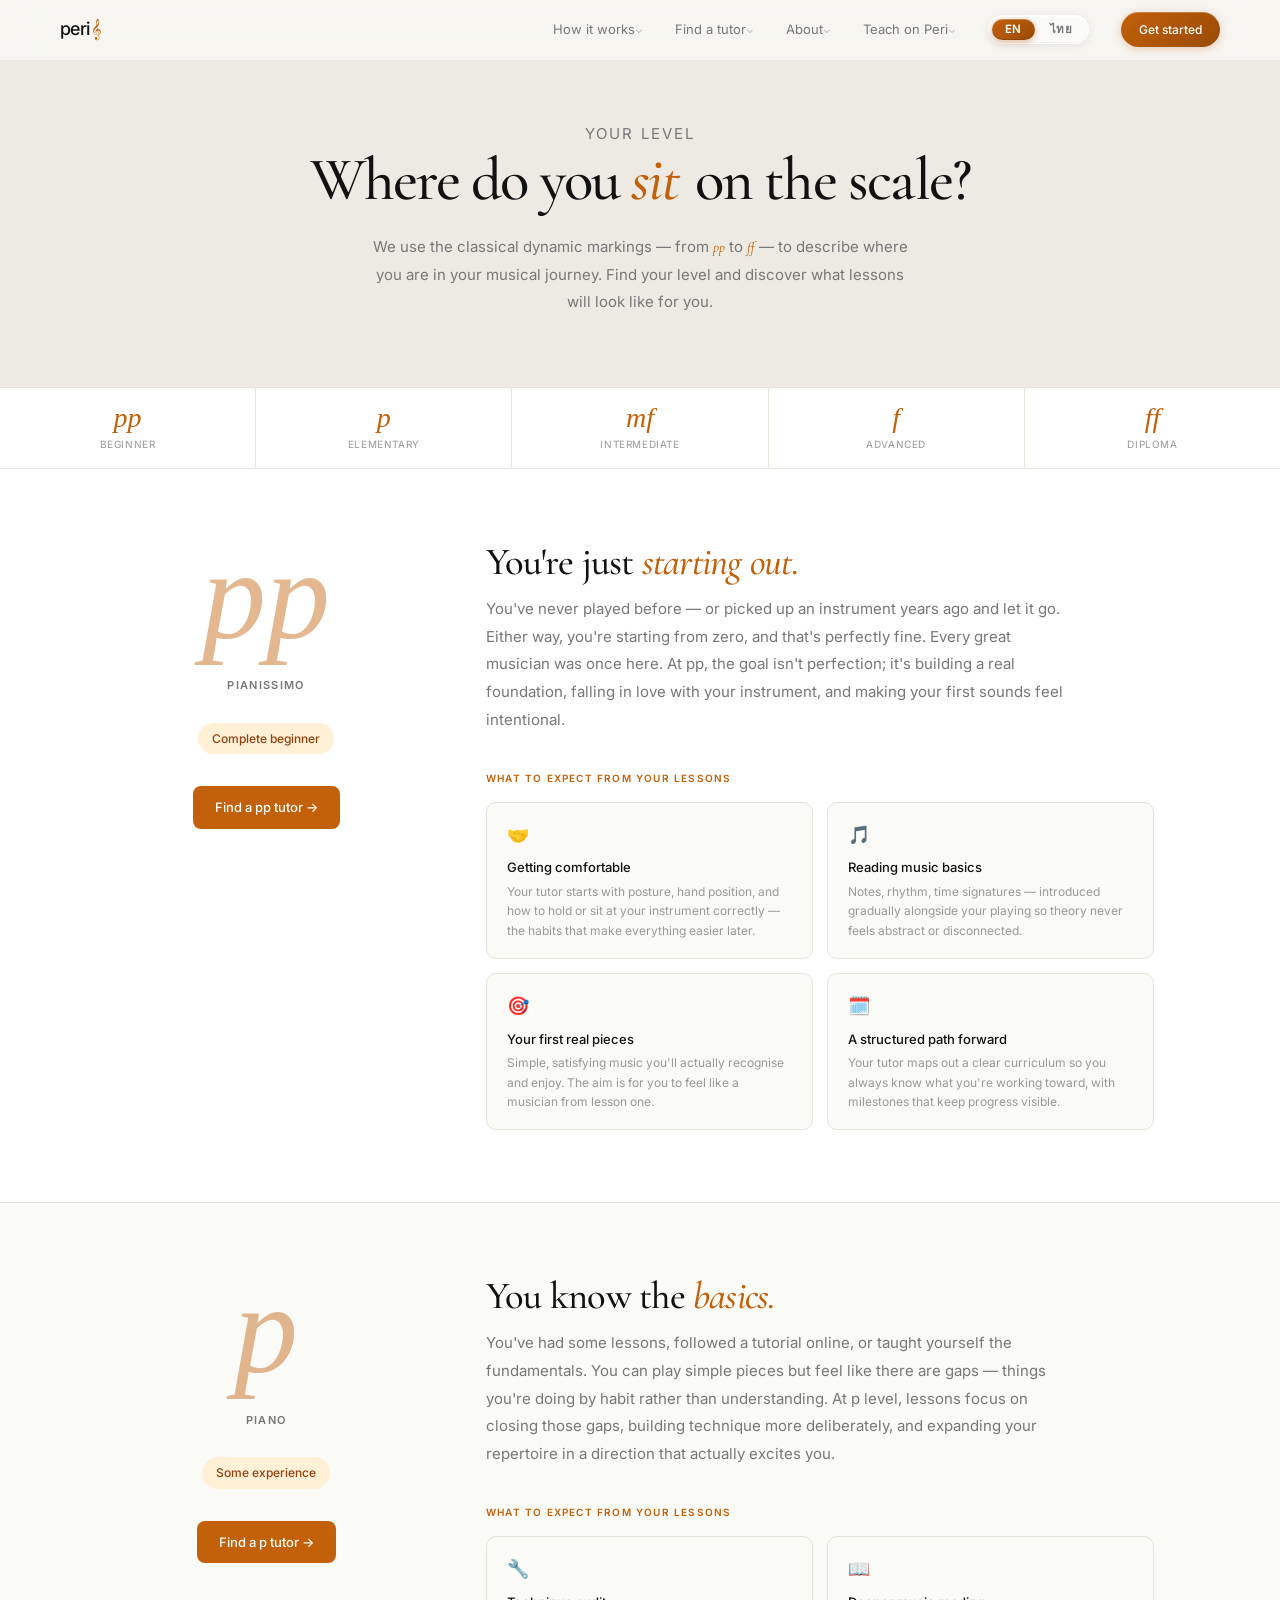
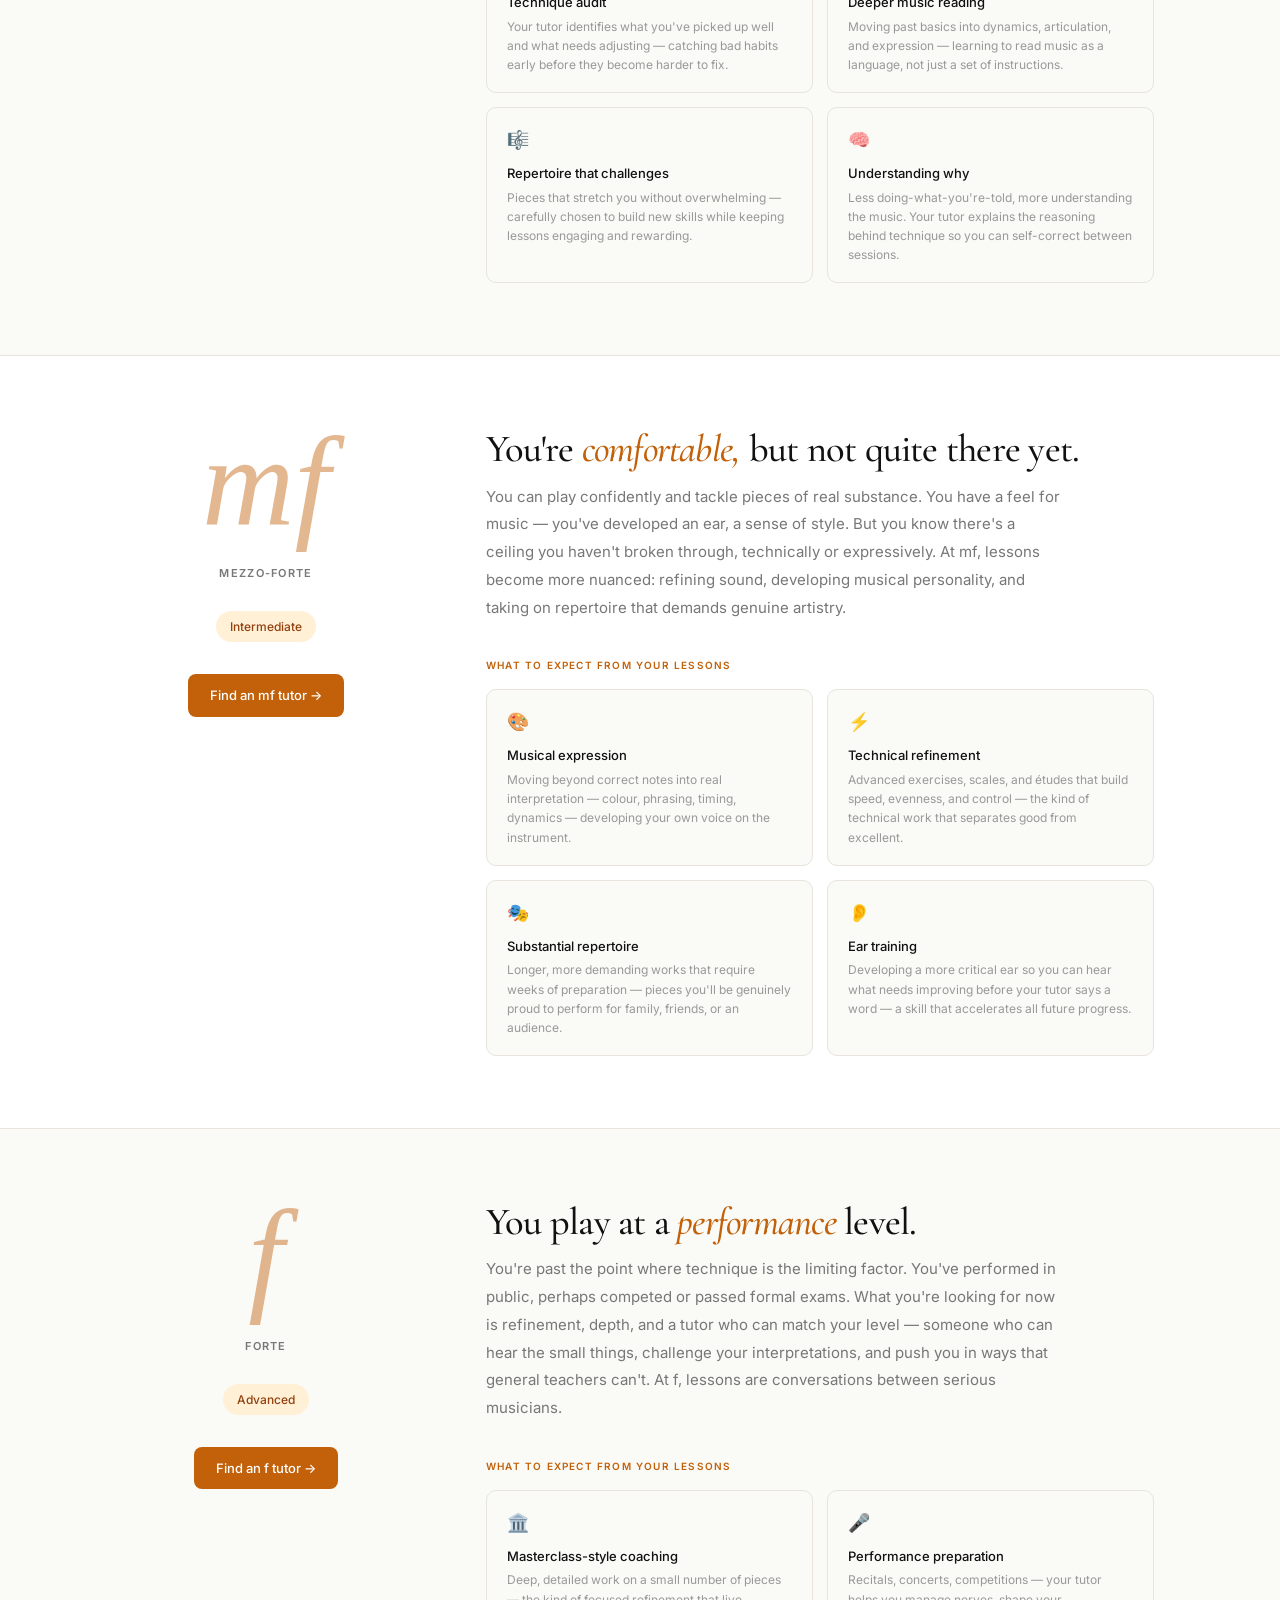
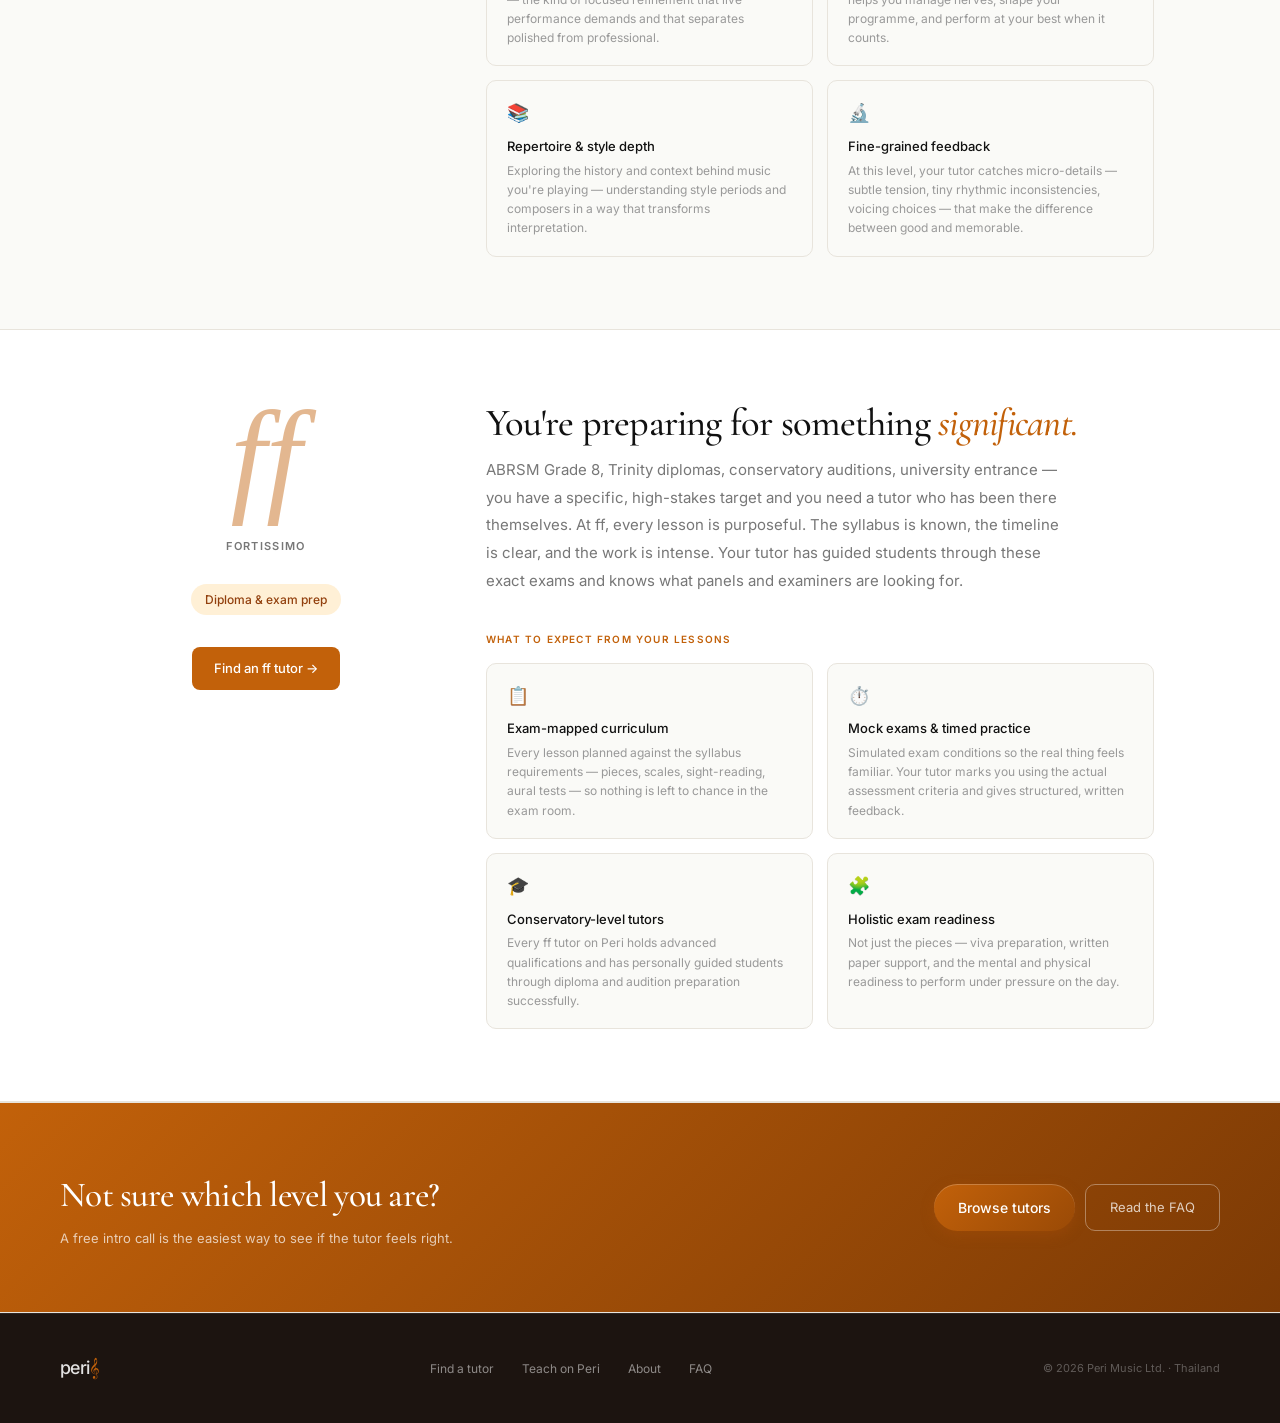
<file: peri-website/levels.html>
<!DOCTYPE html>
<html lang="en">
<head>
  <meta charset="UTF-8"/>
  <meta name="viewport" content="width=device-width, initial-scale=1.0"/>
  <title>Learning Levels — Peri Music</title>
  <link rel="stylesheet" href="peri.css"/>
  <style>
    /* PAGE HERO */
    .page-hero {
      padding: 120px 36px 72px;
      background: #EDEAE4;
      border-bottom: 0.5px solid var(--border);
      text-align: center;
    }
    .page-hero-label {
      font-size: 11px; color: var(--amber);
      letter-spacing: 0.14em; text-transform: uppercase; margin-bottom: 18px;
    }
    .page-hero h1 {
      font-family: 'Cormorant Garamond', serif;
      font-size: clamp(2.4rem, 5vw, 3.8rem);
      font-weight: 500; letter-spacing: -0.03em;
      line-height: 1.08; margin-bottom: 20px;
    }
    .page-hero h1 em { font-style: italic; color: var(--amber); }
    .page-hero p {
      font-size: 15px; color: var(--text-3);
      line-height: 1.8; max-width: 540px; margin: 0 auto;
    }

    /* LEVEL NAV STRIP */
    .level-nav {
      position: sticky; top: 60px; z-index: 50;
      background: var(--bg-white);
      border-bottom: 0.5px solid var(--border);
      display: flex;
    }
    .level-nav-item {
      flex: 1; padding: 16px 8px;
      display: flex; flex-direction: column; align-items: center; gap: 4px;
      border-right: 0.5px solid var(--border);
      cursor: pointer; text-decoration: none;
      transition: background 0.15s;
    }
    .level-nav-item:last-child { border-right: none; }
    .level-nav-item:hover { background: var(--amber-pale); }
    .level-nav-mark {
      font-family: 'Times New Roman', Times, serif;
      font-size: 28px; font-style: italic;
      color: var(--amber); line-height: 1;
    }
    .level-nav-name { font-size: 10px; color: var(--text-4); letter-spacing: 0.06em; text-transform: uppercase; }

    /* LEVEL SECTIONS */
    .level-section {
      border-bottom: 0.5px solid var(--border);
      scroll-margin-top: 112px;
      transition: background 0.3s ease;
    }
    .level-section:nth-child(even) { background: var(--bg-white); }
    .level-section:hover { background: inherit; }

    .level-inner {
      max-width: 1100px; margin: 0 auto;
      padding: 72px 36px;
      display: grid; grid-template-columns: 280px 1fr; gap: 80px;
      align-items: start;
    }

    /* LEFT — dynamic mark + metadata */
    .level-left {
      position: sticky; top: 130px;
      display: flex; flex-direction: column; align-items: center; text-align: center;
    }
    .level-mark {
      font-family: 'Times New Roman', Times, serif;
      font-size: 8rem; font-style: italic;
      color: var(--amber); opacity: 0.45; line-height: 0.85;
      margin-bottom: 28px;
    }
    .level-full-name {
      font-size: 11px; font-weight: 600; letter-spacing: 0.12em;
      text-transform: uppercase; color: var(--text-3); margin-bottom: 28px;
    }
    .level-badge {
      display: inline-block;
      background: var(--amber-pale); color: var(--amber-text);
      font-size: 12px; font-weight: 500;
      padding: 6px 14px; border-radius: 20px;
      margin-bottom: 32px;
    }
    .level-find-btn {
      display: inline-block;
      padding: 11px 22px;
      background: var(--amber); color: #fff;
      border-radius: 8px; font-size: 13px; font-weight: 500;
      transition: background 0.15s;
    }
    .level-find-btn:hover { background: #92400E; }

    /* RIGHT — content */
    .level-title {
      font-family: 'Cormorant Garamond', serif;
      font-size: clamp(1.8rem, 3vw, 2.6rem);
      font-weight: 500; letter-spacing: -0.02em;
      margin-bottom: 12px; line-height: 1.1;
    }
    .level-title em { font-style: italic; color: var(--amber); }
    .level-desc {
      font-size: 15px; color: var(--text-3); line-height: 1.85;
      margin-bottom: 36px; max-width: 580px;
    }

    .expect-title {
      font-size: 10px; font-weight: 600; letter-spacing: 0.12em;
      text-transform: uppercase; color: var(--amber);
      margin-bottom: 16px;
    }
    .expect-grid {
      display: grid; grid-template-columns: 1fr 1fr; gap: 14px;
    }
    .expect-card {
      background: var(--bg); border: 0.5px solid var(--border);
      border-radius: 10px; padding: 18px 20px;
    }
    .level-section:nth-child(even) .expect-card { background: var(--bg-white); }
    .level-section:nth-child(even) .expect-card { background: #FAFAF7; }
    .expect-icon { font-size: 18px; margin-bottom: 8px; }
    .expect-card-t { font-size: 13px; font-weight: 500; margin-bottom: 4px; }
    .expect-card-d { font-size: 12px; color: var(--text-4); line-height: 1.6; }

    @media (max-width: 860px) {
      .level-inner { grid-template-columns: 1fr; gap: 36px; }
      .level-left { position: static; }
      .expect-grid { grid-template-columns: 1fr; }
    }
  </style>
</head>
<body>

<!-- NAV -->
<nav class="nav" id="nav">
  <div class="nav-inner">
    <a href="index.html" class="nav-logo">peri<span class="clef">𝄞</span></a>
    <div class="nav-item">
      <a href="index.html#how" class="nav-link" data-lang="nav.how">How it works</a>
      <div class="nav-dropdown">
        <a href="index.html#how" class="nav-drop-link"><span class="nav-drop-icon">✦</span><span data-lang="nav.d.how">How Peri works</span></a>
        <a href="levels.html" class="nav-drop-link"><span class="nav-drop-icon">📊</span><span data-lang="nav.d.levels">Learning levels</span></a>
        <div class="nav-drop-divider"></div>
        <a href="faq.html" class="nav-drop-link"><span class="nav-drop-icon">❓</span><span data-lang="nav.d.faq">FAQ</span></a>
      </div>
    </div>
    <div class="nav-item">
      <a href="tutors.html" class="nav-link" data-lang="nav.tutors">Find a tutor</a>
      <div class="nav-dropdown">
        <a href="tutors.html" class="nav-drop-link"><span class="nav-drop-icon">🔍</span><span data-lang="nav.d.all">Browse all tutors</span></a>
        <div class="nav-drop-divider"></div>
        <a href="tutors.html#Piano" class="nav-drop-link"><span class="nav-drop-icon">🎹</span><span data-lang="inst.piano">Piano</span></a>
        <a href="tutors.html#Violin" class="nav-drop-link"><span class="nav-drop-icon">🎻</span><span data-lang="inst.violin">Violin</span></a>
        <a href="tutors.html#Guitar" class="nav-drop-link"><span class="nav-drop-icon">🎸</span><span data-lang="inst.cguitar">Guitar</span></a>
        <a href="tutors.html#Voice" class="nav-drop-link"><span class="nav-drop-icon">🎤</span><span data-lang="inst.voice">Voice</span></a>
        <a href="tutors.html#Drums" class="nav-drop-link"><span class="nav-drop-icon">🥁</span><span data-lang="inst.drums">Drums</span></a>
      </div>
    </div>
    <div class="nav-item">
      <a href="about.html" class="nav-link" data-lang="nav.about">About</a>
      <div class="nav-dropdown">
        <a href="about.html" class="nav-drop-link"><span class="nav-drop-icon">📖</span><span data-lang="nav.d.story">Our story</span></a>
        <a href="about.html#values" class="nav-drop-link"><span class="nav-drop-icon">💡</span><span data-lang="nav.d.values">Our values</span></a>
        <div class="nav-drop-divider"></div>
        <a href="faq.html" class="nav-drop-link"><span class="nav-drop-icon">❓</span><span data-lang="nav.d.faq">FAQ</span></a>
      </div>
    </div>
    <div class="nav-item">
      <a href="teach.html" class="nav-link" data-lang="nav.teach">Teach on Peri</a>
      <div class="nav-dropdown">
        <a href="teach.html" class="nav-drop-link"><span class="nav-drop-icon">✦</span><span data-lang="nav.d.teach.ov">Teaching on Peri</span></a>
        <a href="teach.html#apply" class="nav-drop-link"><span class="nav-drop-icon">📝</span><span data-lang="nav.d.apply">Apply to teach</span></a>
        <div class="nav-drop-divider"></div>
        <a href="faq.html#tutors" class="nav-drop-link"><span class="nav-drop-icon">❓</span><span data-lang="nav.d.tfaq">Tutor FAQ</span></a>
      </div>
    </div>
    <div class="lang-toggle">
      <button class="lang-btn active" data-setlang="en" onclick="window.Peri.setLang('en')">EN</button>
      <button class="lang-btn" data-setlang="th" onclick="window.Peri.setLang('th')">ไทย</button>
    </div>
    <a href="tutors.html" class="nav-btn" data-lang="nav.cta">Get started</a>
  </div>
</nav>

<!-- HERO -->
<section class="page-hero">
  <p class="page-hero-label" data-lang="lev.hero.label">Your level</p>
  <h1 class="hero-h1" data-lang-html="lev.hero.h1">Where do you <em>sit</em> on the scale?</h1>
  <p data-lang-html="lev.hero.sub">We use the classical dynamic markings — from <em style="font-family:'Cormorant Garamond',serif; font-style:italic; color:var(--amber);">pp</em> to <em style="font-family:'Cormorant Garamond',serif; font-style:italic; color:var(--amber);">ff</em> — to describe where you are in your musical journey. Find your level and discover what lessons will look like for you.</p>
</section>

<!-- LEVEL NAV STRIP -->
<nav class="level-nav">
  <a href="#pp" class="level-nav-item">
    <span class="level-nav-mark">pp</span>
    <span class="level-nav-name" data-lang="lev.nav.pp">Beginner</span>
  </a>
  <a href="#p" class="level-nav-item">
    <span class="level-nav-mark">p</span>
    <span class="level-nav-name" data-lang="lev.nav.p">Elementary</span>
  </a>
  <a href="#mf" class="level-nav-item">
    <span class="level-nav-mark">mf</span>
    <span class="level-nav-name" data-lang="lev.nav.mf">Intermediate</span>
  </a>
  <a href="#f" class="level-nav-item">
    <span class="level-nav-mark">f</span>
    <span class="level-nav-name" data-lang="lev.nav.f">Advanced</span>
  </a>
  <a href="#ff" class="level-nav-item">
    <span class="level-nav-mark">ff</span>
    <span class="level-nav-name" data-lang="lev.nav.ff">Diploma</span>
  </a>
</nav>

<!-- ══ pp ══ -->
<div class="level-section" id="pp">
  <div class="level-inner">
    <div class="level-left">
      <div class="level-mark">pp</div>
      <div class="level-full-name">Pianissimo</div>
      <div class="level-badge" data-lang="lev.pp.badge">Complete beginner</div>
      <a href="tutors.html" class="level-find-btn" data-lang="lev.pp.btn">Find a pp tutor →</a>
    </div>
    <div class="level-right">
      <h2 class="level-title s-title" data-lang-html="lev.pp.title">You're just <em>starting out.</em></h2>
      <p class="level-desc" data-lang="lev.pp.desc">You've never played before — or picked up an instrument years ago and let it go. Either way, you're starting from zero, and that's perfectly fine. Every great musician was once here. At pp, the goal isn't perfection; it's building a real foundation, falling in love with your instrument, and making your first sounds feel intentional.</p>
      <p class="expect-title" data-lang="lev.pp.expect">What to expect from your lessons</p>
      <div class="expect-grid">
        <div class="expect-card">
          <div class="expect-icon">🤝</div>
          <div class="expect-card-t" data-lang="lev.pp.c1.t">Getting comfortable</div>
          <div class="expect-card-d" data-lang="lev.pp.c1.d">Your tutor starts with posture, hand position, and how to hold or sit at your instrument correctly — the habits that make everything easier later.</div>
        </div>
        <div class="expect-card">
          <div class="expect-icon">🎵</div>
          <div class="expect-card-t" data-lang="lev.pp.c2.t">Reading music basics</div>
          <div class="expect-card-d" data-lang="lev.pp.c2.d">Notes, rhythm, time signatures — introduced gradually alongside your playing so theory never feels abstract or disconnected.</div>
        </div>
        <div class="expect-card">
          <div class="expect-icon">🎯</div>
          <div class="expect-card-t" data-lang="lev.pp.c3.t">Your first real pieces</div>
          <div class="expect-card-d" data-lang="lev.pp.c3.d">Simple, satisfying music you'll actually recognise and enjoy. The aim is for you to feel like a musician from lesson one.</div>
        </div>
        <div class="expect-card">
          <div class="expect-icon">🗓️</div>
          <div class="expect-card-t" data-lang="lev.pp.c4.t">A structured path forward</div>
          <div class="expect-card-d" data-lang="lev.pp.c4.d">Your tutor maps out a clear curriculum so you always know what you're working toward, with milestones that keep progress visible.</div>
        </div>
      </div>
    </div>
  </div>
</div>

<!-- ══ p ══ -->
<div class="level-section" id="p">
  <div class="level-inner">
    <div class="level-left">
      <div class="level-mark">p</div>
      <div class="level-full-name">Piano</div>
      <div class="level-badge" data-lang="lev.p.badge">Some experience</div>
      <a href="tutors.html" class="level-find-btn" data-lang="lev.p.btn">Find a p tutor →</a>
    </div>
    <div class="level-right">
      <h2 class="level-title s-title" data-lang-html="lev.p.title">You know the <em>basics.</em></h2>
      <p class="level-desc" data-lang="lev.p.desc">You've had some lessons, followed a tutorial online, or taught yourself the fundamentals. You can play simple pieces but feel like there are gaps — things you're doing by habit rather than understanding. At p level, lessons focus on closing those gaps, building technique more deliberately, and expanding your repertoire in a direction that actually excites you.</p>
      <p class="expect-title" data-lang="lev.p.expect">What to expect from your lessons</p>
      <div class="expect-grid">
        <div class="expect-card">
          <div class="expect-icon">🔧</div>
          <div class="expect-card-t" data-lang="lev.p.c1.t">Technique audit</div>
          <div class="expect-card-d" data-lang="lev.p.c1.d">Your tutor identifies what you've picked up well and what needs adjusting — catching bad habits early before they become harder to fix.</div>
        </div>
        <div class="expect-card">
          <div class="expect-icon">📖</div>
          <div class="expect-card-t" data-lang="lev.p.c2.t">Deeper music reading</div>
          <div class="expect-card-d" data-lang="lev.p.c2.d">Moving past basics into dynamics, articulation, and expression — learning to read music as a language, not just a set of instructions.</div>
        </div>
        <div class="expect-card">
          <div class="expect-icon">🎼</div>
          <div class="expect-card-t" data-lang="lev.p.c3.t">Repertoire that challenges</div>
          <div class="expect-card-d" data-lang="lev.p.c3.d">Pieces that stretch you without overwhelming — carefully chosen to build new skills while keeping lessons engaging and rewarding.</div>
        </div>
        <div class="expect-card">
          <div class="expect-icon">🧠</div>
          <div class="expect-card-t" data-lang="lev.p.c4.t">Understanding why</div>
          <div class="expect-card-d" data-lang="lev.p.c4.d">Less doing-what-you're-told, more understanding the music. Your tutor explains the reasoning behind technique so you can self-correct between sessions.</div>
        </div>
      </div>
    </div>
  </div>
</div>

<!-- ══ mf ══ -->
<div class="level-section" id="mf">
  <div class="level-inner">
    <div class="level-left">
      <div class="level-mark">mf</div>
      <div class="level-full-name">Mezzo-forte</div>
      <div class="level-badge" data-lang="lev.mf.badge">Intermediate</div>
      <a href="tutors.html" class="level-find-btn" data-lang="lev.mf.btn">Find an mf tutor →</a>
    </div>
    <div class="level-right">
      <h2 class="level-title s-title" data-lang-html="lev.mf.title">You're <em>comfortable,</em> but not quite there yet.</h2>
      <p class="level-desc" data-lang="lev.mf.desc">You can play confidently and tackle pieces of real substance. You have a feel for music — you've developed an ear, a sense of style. But you know there's a ceiling you haven't broken through, technically or expressively. At mf, lessons become more nuanced: refining sound, developing musical personality, and taking on repertoire that demands genuine artistry.</p>
      <p class="expect-title" data-lang="lev.mf.expect">What to expect from your lessons</p>
      <div class="expect-grid">
        <div class="expect-card">
          <div class="expect-icon">🎨</div>
          <div class="expect-card-t" data-lang="lev.mf.c1.t">Musical expression</div>
          <div class="expect-card-d" data-lang="lev.mf.c1.d">Moving beyond correct notes into real interpretation — colour, phrasing, timing, dynamics — developing your own voice on the instrument.</div>
        </div>
        <div class="expect-card">
          <div class="expect-icon">⚡</div>
          <div class="expect-card-t" data-lang="lev.mf.c2.t">Technical refinement</div>
          <div class="expect-card-d" data-lang="lev.mf.c2.d">Advanced exercises, scales, and études that build speed, evenness, and control — the kind of technical work that separates good from excellent.</div>
        </div>
        <div class="expect-card">
          <div class="expect-icon">🎭</div>
          <div class="expect-card-t" data-lang="lev.mf.c3.t">Substantial repertoire</div>
          <div class="expect-card-d" data-lang="lev.mf.c3.d">Longer, more demanding works that require weeks of preparation — pieces you'll be genuinely proud to perform for family, friends, or an audience.</div>
        </div>
        <div class="expect-card">
          <div class="expect-icon">👂</div>
          <div class="expect-card-t" data-lang="lev.mf.c4.t">Ear training</div>
          <div class="expect-card-d" data-lang="lev.mf.c4.d">Developing a more critical ear so you can hear what needs improving before your tutor says a word — a skill that accelerates all future progress.</div>
        </div>
      </div>
    </div>
  </div>
</div>

<!-- ══ f ══ -->
<div class="level-section" id="f">
  <div class="level-inner">
    <div class="level-left">
      <div class="level-mark">f</div>
      <div class="level-full-name">Forte</div>
      <div class="level-badge" data-lang="lev.f.badge">Advanced</div>
      <a href="tutors.html" class="level-find-btn" data-lang="lev.f.btn">Find an f tutor →</a>
    </div>
    <div class="level-right">
      <h2 class="level-title s-title" data-lang-html="lev.f.title">You play at a <em>performance</em> level.</h2>
      <p class="level-desc" data-lang="lev.f.desc">You're past the point where technique is the limiting factor. You've performed in public, perhaps competed or passed formal exams. What you're looking for now is refinement, depth, and a tutor who can match your level — someone who can hear the small things, challenge your interpretations, and push you in ways that general teachers can't. At f, lessons are conversations between serious musicians.</p>
      <p class="expect-title" data-lang="lev.f.expect">What to expect from your lessons</p>
      <div class="expect-grid">
        <div class="expect-card">
          <div class="expect-icon">🏛️</div>
          <div class="expect-card-t" data-lang="lev.f.c1.t">Masterclass-style coaching</div>
          <div class="expect-card-d" data-lang="lev.f.c1.d">Deep, detailed work on a small number of pieces — the kind of focused refinement that live performance demands and that separates polished from professional.</div>
        </div>
        <div class="expect-card">
          <div class="expect-icon">🎤</div>
          <div class="expect-card-t" data-lang="lev.f.c2.t">Performance preparation</div>
          <div class="expect-card-d" data-lang="lev.f.c2.d">Recitals, concerts, competitions — your tutor helps you manage nerves, shape your programme, and perform at your best when it counts.</div>
        </div>
        <div class="expect-card">
          <div class="expect-icon">📚</div>
          <div class="expect-card-t" data-lang="lev.f.c3.t">Repertoire &amp; style depth</div>
          <div class="expect-card-d" data-lang="lev.f.c3.d">Exploring the history and context behind music you're playing — understanding style periods and composers in a way that transforms interpretation.</div>
        </div>
        <div class="expect-card">
          <div class="expect-icon">🔬</div>
          <div class="expect-card-t" data-lang="lev.f.c4.t">Fine-grained feedback</div>
          <div class="expect-card-d" data-lang="lev.f.c4.d">At this level, your tutor catches micro-details — subtle tension, tiny rhythmic inconsistencies, voicing choices — that make the difference between good and memorable.</div>
        </div>
      </div>
    </div>
  </div>
</div>

<!-- ══ ff ══ -->
<div class="level-section" id="ff">
  <div class="level-inner">
    <div class="level-left">
      <div class="level-mark">ff</div>
      <div class="level-full-name">Fortissimo</div>
      <div class="level-badge" data-lang="lev.ff.badge">Diploma &amp; exam prep</div>
      <a href="tutors.html" class="level-find-btn" data-lang="lev.ff.btn">Find an ff tutor →</a>
    </div>
    <div class="level-right">
      <h2 class="level-title s-title" data-lang-html="lev.ff.title">You're preparing for something <em>significant.</em></h2>
      <p class="level-desc" data-lang="lev.ff.desc">ABRSM Grade 8, Trinity diplomas, conservatory auditions, university entrance — you have a specific, high-stakes target and you need a tutor who has been there themselves. At ff, every lesson is purposeful. The syllabus is known, the timeline is clear, and the work is intense. Your tutor has guided students through these exact exams and knows what panels and examiners are looking for.</p>
      <p class="expect-title" data-lang="lev.ff.expect">What to expect from your lessons</p>
      <div class="expect-grid">
        <div class="expect-card">
          <div class="expect-icon">📋</div>
          <div class="expect-card-t" data-lang="lev.ff.c1.t">Exam-mapped curriculum</div>
          <div class="expect-card-d" data-lang="lev.ff.c1.d">Every lesson planned against the syllabus requirements — pieces, scales, sight-reading, aural tests — so nothing is left to chance in the exam room.</div>
        </div>
        <div class="expect-card">
          <div class="expect-icon">⏱️</div>
          <div class="expect-card-t" data-lang="lev.ff.c2.t">Mock exams &amp; timed practice</div>
          <div class="expect-card-d" data-lang="lev.ff.c2.d">Simulated exam conditions so the real thing feels familiar. Your tutor marks you using the actual assessment criteria and gives structured, written feedback.</div>
        </div>
        <div class="expect-card">
          <div class="expect-icon">🎓</div>
          <div class="expect-card-t" data-lang="lev.ff.c3.t">Conservatory-level tutors</div>
          <div class="expect-card-d" data-lang="lev.ff.c3.d">Every ff tutor on Peri holds advanced qualifications and has personally guided students through diploma and audition preparation successfully.</div>
        </div>
        <div class="expect-card">
          <div class="expect-icon">🧩</div>
          <div class="expect-card-t" data-lang="lev.ff.c4.t">Holistic exam readiness</div>
          <div class="expect-card-d" data-lang="lev.ff.c4.d">Not just the pieces — viva preparation, written paper support, and the mental and physical readiness to perform under pressure on the day.</div>
        </div>
      </div>
    </div>
  </div>
</div>

<!-- CTA -->
<div class="cta-band">
  <div class="cta-inner">
    <div>
      <div class="cta-t" data-lang="lev.cta.t">Not sure which level you are?</div>
      <div class="cta-s" data-lang="lev.cta.s">A free intro call is the easiest way to see if the tutor feels right.</div>
    </div>
    <div class="cta-actions">
      <a href="tutors.html" class="btn btn-primary" data-lang="lev.cta.btn">Browse tutors</a>
      <a href="faq.html" style="display:inline-flex;align-items:center;font-size:13px;color:rgba(255,255,255,0.75);padding:12px 24px;border-radius:10px;border:0.5px solid rgba(255,255,255,0.35);" data-lang="lev.cta.link">Read the FAQ</a>
    </div>
  </div>
</div>

<!-- FOOTER -->
<footer style="background:#1C1410; border-top:0.5px solid rgba(255,255,255,0.08);">
  <div class="footer-inner">
    <div class="foot-logo" style="color:rgba(255,255,255,0.88);">peri<span class="clef">𝄞</span></div>
    <div class="foot-links">
      <a href="tutors.html" class="foot-link" style="color:rgba(255,255,255,0.5);">Find a tutor</a>
      <a href="teach.html" class="foot-link" style="color:rgba(255,255,255,0.5);">Teach on Peri</a>
      <a href="about.html" class="foot-link" style="color:rgba(255,255,255,0.5);">About</a>
      <a href="faq.html" class="foot-link" style="color:rgba(255,255,255,0.5);">FAQ</a>
    </div>
    <div class="foot-copy" style="color:rgba(255,255,255,0.3);">© 2026 Peri Music Ltd. · Thailand</div>
  </div>
</footer>

<script src="lang.js"></script>
<script>
  const nav = document.getElementById('nav');
  window.addEventListener('scroll', () => {
    nav.classList.toggle('scrolled', window.scrollY > 20);
  });
  // ── Italic em fade-in ──
  const emObs = new IntersectionObserver((entries, o) => {
    entries.forEach(e => { if(e.isIntersecting){ e.target.classList.add('em-revealed'); o.unobserve(e.target); }});
  }, {threshold:0.25});
  document.querySelectorAll('.s-title, .hero-h1').forEach(el => emObs.observe(el));
</script>
</body>
</html>
</file>
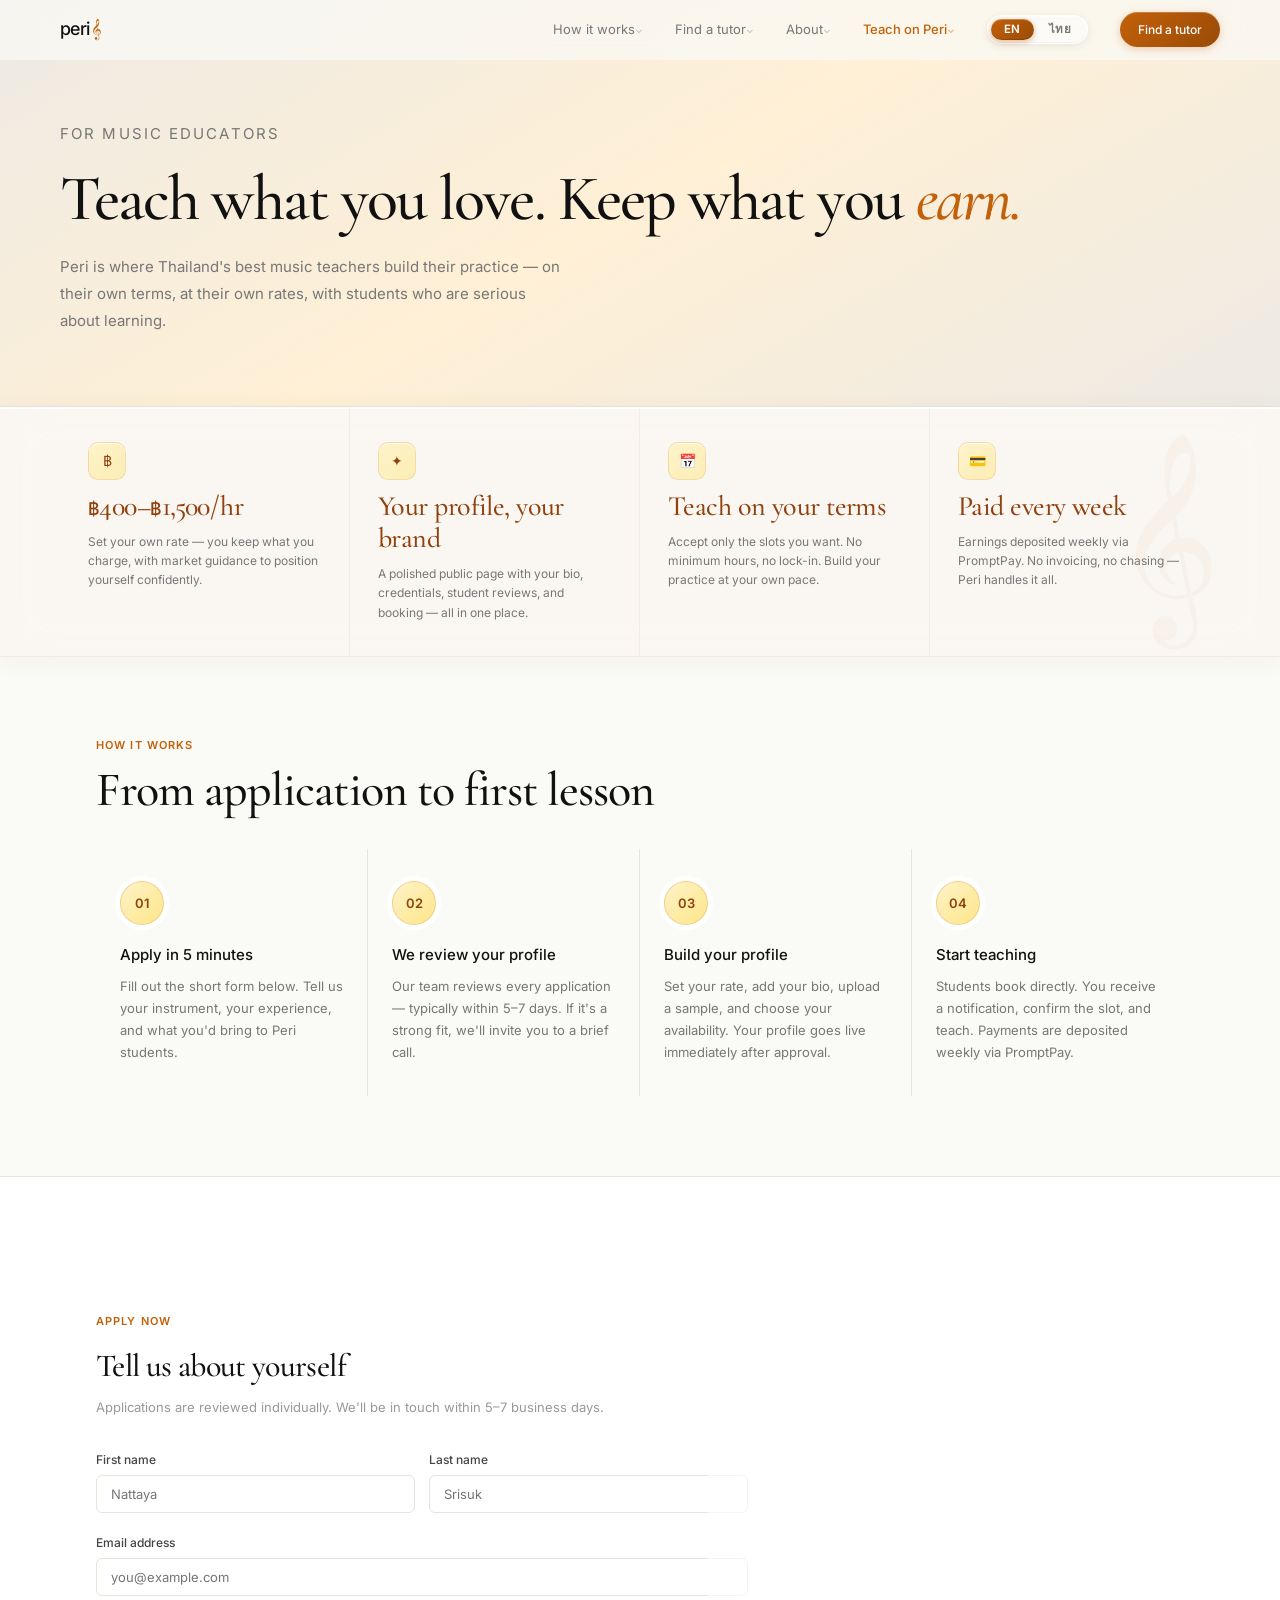
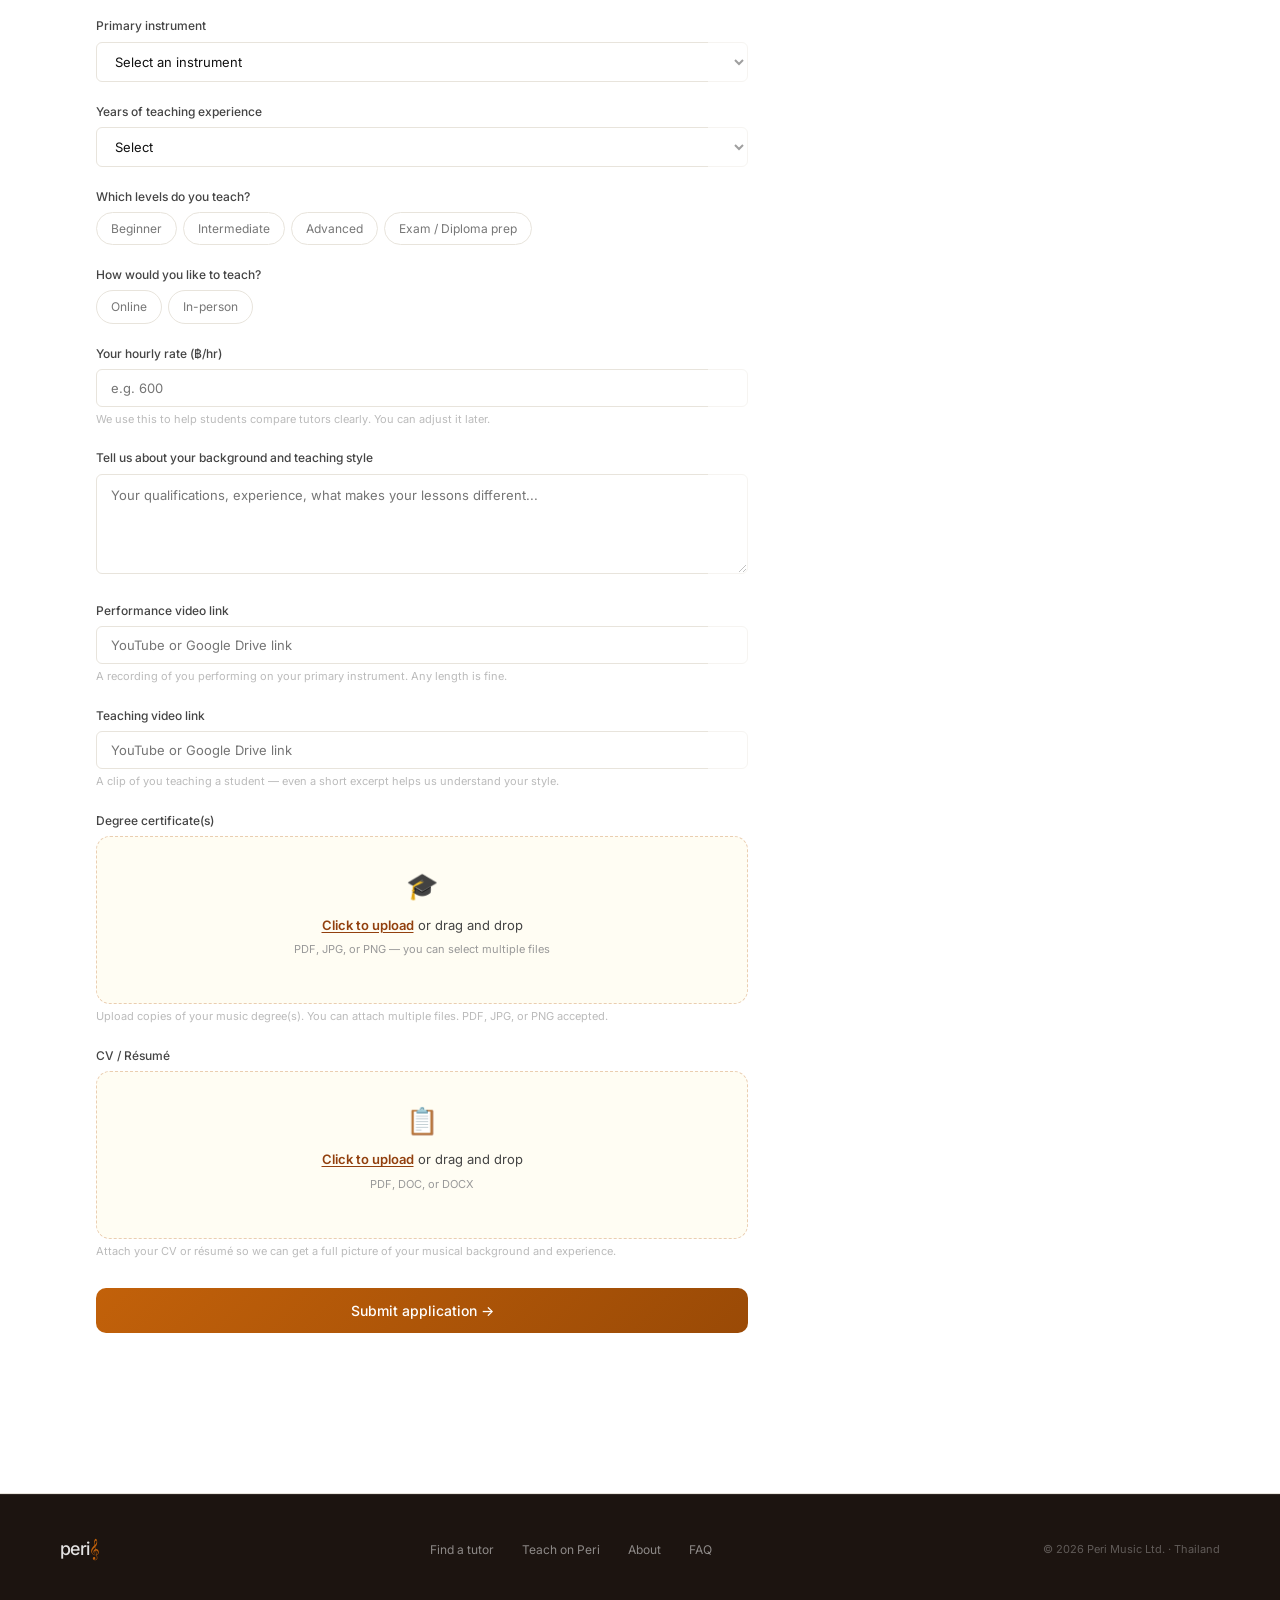
<file: peri-website/teach.html>
<!DOCTYPE html>
<html lang="en">
<head>
  <meta charset="UTF-8"/>
  <meta name="viewport" content="width=device-width, initial-scale=1.0"/>
  <title>Teach on Peri — Apply to Join</title>
  <link rel="stylesheet" href="peri.css"/>
  <style>
    /* HERO */
    .teach-hero {
      padding: 120px 36px 72px;
      background: linear-gradient(150deg, #EDEAE4 0%, #FFF0D6 50%, #EDEAE4 100%); position: relative; overflow: hidden;
      border-bottom: 0.5px solid var(--border);
    }
    .teach-hero-inner { max-width: 1160px; margin: 0 auto; }
    .teach-hero-label {
      font-size: 11px; color: var(--amber);
      letter-spacing: 0.14em; text-transform: uppercase; margin-bottom: 18px;
    }
    .teach-hero h1 {
      font-family: 'Cormorant Garamond', serif;
      font-size: clamp(2.6rem, 5.5vw, 4rem);
      font-weight: 500; letter-spacing: -0.03em;
      line-height: 1.06; color: var(--text); margin-bottom: 20px;
    }
    .teach-hero h1 em { font-style: italic; color: var(--amber); }
    .teach-hero p { font-size: 15px; color: var(--text-3); line-height: 1.8; max-width: 500px; }

    /* EARNINGS BAR */
    .earnings-bar {
      background: rgba(250,247,242,0.82);
      backdrop-filter: blur(24px) saturate(1.3);
      -webkit-backdrop-filter: blur(24px) saturate(1.3);
      border-top: 0.5px solid rgba(255,255,255,0.9);
      border-bottom: 0.5px solid rgba(180,83,9,0.08);
      padding: 0 48px;
      position: relative; overflow: hidden;
      box-shadow: inset 0 1px 0 rgba(255,255,255,0.95), 0 4px 24px rgba(92,64,37,0.06);
    }
    /* decorative clef watermark */
    .earnings-bar::before {
      content: '𝄞';
      position: absolute; right: 60px; top: 50%; transform: translateY(-50%);
      font-size: 180px; color: rgba(180,83,9,0.04);
      font-family: 'Inter', sans-serif; line-height: 1;
      pointer-events: none; user-select: none;
    }
    .earnings-inner {
      max-width: 1160px; margin: 0 auto;
      display: grid; grid-template-columns: repeat(4,1fr);
      position: relative; z-index: 1;
    }
    .earn-stat {
      padding: 34px 28px;
      border-right: 0.5px solid rgba(180,83,9,0.08);
      display: flex; flex-direction: column; gap: 10px;
      transition: background 0.2s;
    }
    .earn-stat:last-child { border-right: none; }
    .earn-stat:hover { background: transparent; }
    .earn-icon {
      width: 38px; height: 38px; border-radius: 10px;
      background: linear-gradient(135deg, rgba(254,243,199,0.9), rgba(253,230,138,0.6));
      border: 0.5px solid rgba(180,83,9,0.14);
      display: flex; align-items: center; justify-content: center;
      font-size: 14px; font-weight: 400; color: var(--amber-text);
      font-family: 'Inter', sans-serif;
      box-shadow: inset 0 1px 0 rgba(255,255,255,0.85);
    }
    .earn-n {
      font-family: 'Cormorant Garamond', serif;
      font-size: 1.75rem; font-weight: 500; letter-spacing: -0.02em;
      color: var(--amber-text); line-height: 1.15;
    }
    .earn-l {
      font-size: 12px; color: var(--text-3); line-height: 1.6;
    }

    /* HOW IT WORKS (for tutors) */
    .tutor-how {
      display: grid; grid-template-columns: repeat(4, 1fr); gap: 0;
    }
    .th-card {
      padding: 32px 24px;
      border-right: 0.5px solid var(--border);
    }
    .th-card:last-child { border-right: none; }
    .th-n {
      width: 44px; height: 44px;
      display: flex; align-items: center; justify-content: center;
      font-family: 'Inter', sans-serif;
      font-size: 13px; font-weight: 600; color: var(--amber-text);
      background: linear-gradient(135deg, #FEF3C7, #FDE68A);
      border: 1px solid rgba(180,83,9,0.18);
      border-radius: 999px;
      line-height: 1; margin-bottom: 18px;
      box-shadow: 0 0 0 5px #fff;
    }
    .th-t { font-size: 15px; font-weight: 500; margin-bottom: 8px; }
    .th-d { font-size: 13px; color: var(--text-3); line-height: 1.7; }

    /* APPLICATION FORM */
    .form-layout {
      max-width: 1160px; margin: 0 auto;
      padding: 56px 36px 80px;
      display: grid; grid-template-columns: 1fr 380px; gap: 56px;
      align-items: start;
    }
    .form-title {
      font-family: 'Cormorant Garamond', serif;
      font-size: 2rem; font-weight: 500;
      letter-spacing: -0.02em; margin-bottom: 6px;
    }
    .form-sub { font-size: 13px; color: var(--text-4); margin-bottom: 32px; }

    .form-group { margin-bottom: 20px; }
    .form-label {
      display: block; font-size: 12px; font-weight: 500;
      color: var(--text-2); margin-bottom: 6px;
    }
    .form-input, .form-select, .form-textarea {
      width: 100%; padding: 10px 14px;
      border: 0.5px solid var(--border); border-radius: var(--r-sm);
      font-size: 13px; font-family: 'Inter', sans-serif;
      color: var(--text); background: var(--bg-white); outline: none;
      transition: border-color 0.15s;
    }
    .form-input:focus, .form-select:focus, .form-textarea:focus {
      border-color: var(--amber);
    }
    .form-textarea { resize: vertical; min-height: 100px; line-height: 1.6; }
    .form-row { display: grid; grid-template-columns: 1fr 1fr; gap: 14px; }
    .form-hint { font-size: 11px; color: var(--text-5); margin-top: 4px; }

    .chip-group { display: flex; flex-wrap: wrap; gap: 6px; }
    .chip-input { display: none; }
    .chip-label {
      font-size: 12px; padding: 6px 14px; border-radius: 20px;
      border: 0.5px solid var(--border); color: var(--text-3);
      cursor: pointer; background: var(--bg-white);
      transition: all 0.15s;
    }
    .chip-input:checked + .chip-label {
      background: var(--amber-pale); border-color: var(--amber-mid);
      color: var(--amber-text);
    }

    .submit-btn {
      width: 100%; padding: 14px;
      background: linear-gradient(135deg, #C2610A 0%, #9A4A06 100%); color: #fff;
      border: none; border-radius: var(--r-md);
      font-size: 14px; font-weight: 500; font-family: 'Inter', sans-serif;
      cursor: pointer; transition: all 0.18s; margin-top: 8px;
    }
    .submit-btn:hover { background: linear-gradient(135deg, #9A4A06 0%, #7A3804 100%); transform: translateY(-1px); }

    /* DEGREE UPLOAD */
    .degree-upload-zone {
      display: flex; flex-direction: column; align-items: center; justify-content: center;
      gap: 6px; text-align: center;
      padding: 28px 20px;
      border: 1.5px dashed rgba(180,83,9,0.28);
      border-radius: 14px;
      background: rgba(254,243,199,0.22);
      cursor: pointer;
      transition: background 0.18s, border-color 0.18s;
    }
    .degree-upload-zone:hover, .degree-upload-zone.drag-over {
      background: rgba(254,243,199,0.45);
      border-color: rgba(180,83,9,0.55);
    }
    .degree-upload-icon { font-size: 26px; margin-bottom: 2px; }
    .degree-upload-text { font-size: 13px; color: var(--text-2); }
    .degree-upload-cta { font-weight: 600; color: var(--amber-text); text-decoration: underline; text-underline-offset: 2px; }
    .degree-upload-sub { font-size: 11px; color: var(--text-4); }
    .degree-file-list { display: flex; flex-wrap: wrap; gap: 6px; margin-top: 10px; justify-content: center; }
    .degree-file-chip {
      display: inline-flex; align-items: center; gap: 5px;
      font-size: 11px; padding: 4px 10px; border-radius: 999px;
      background: rgba(254,243,199,0.72); color: var(--amber-text);
      border: 0.5px solid rgba(180,83,9,0.18);
    }
    .degree-file-chip span { max-width: 140px; overflow: hidden; text-overflow: ellipsis; white-space: nowrap; }

    /* SIDE CARD */
    .side-card {
      position: sticky; top: 90px;
      border-radius: 22px; overflow: hidden;
      background: rgba(255,255,255,0.60);
      border: 0.5px solid rgba(255,255,255,0.80);
      backdrop-filter: blur(24px) saturate(1.4);
      -webkit-backdrop-filter: blur(24px) saturate(1.4);
      box-shadow: inset 0 1px 0 rgba(255,255,255,0.92), inset 0 -1px 0 rgba(0,0,0,0.03),
                  0 4px 6px rgba(92,64,37,0.04), 0 24px 64px rgba(92,64,37,0.12);
    }
    /* ── gradient header banner ── */
    .sc-header {
      background: linear-gradient(135deg, #C2610A 0%, #7C3A05 100%);
      padding: 28px 26px 24px;
      position: relative; overflow: hidden;
    }
    .sc-header::before {
      content: '𝄞';
      position: absolute; right: -6px; top: -14px;
      font-size: 110px; color: rgba(255,255,255,0.07);
      font-family: 'Inter', sans-serif; line-height: 1;
      pointer-events: none; user-select: none;
    }
    .sc-header-label {
      font-size: 10px; font-weight: 600; letter-spacing: 0.12em;
      text-transform: uppercase; color: rgba(255,255,255,0.6);
      margin-bottom: 8px;
    }
    .sc-header-title {
      font-family: 'Cormorant Garamond', serif;
      font-size: 1.65rem; font-weight: 500; line-height: 1.15;
      letter-spacing: -0.02em; color: #fff;
      margin-bottom: 16px;
    }
    /* earning range stat */
    .sc-earn {
      display: inline-flex; align-items: baseline; gap: 6px;
      background: rgba(255,255,255,0.14);
      border: 0.5px solid rgba(255,255,255,0.28);
      border-radius: 999px; padding: 6px 14px;
      backdrop-filter: blur(8px);
    }
    .sc-earn-num {
      font-size: 17px; font-weight: 700; color: #fff; letter-spacing: -0.02em;
    }
    .sc-earn-label { font-size: 11px; color: rgba(255,255,255,0.65); }

    /* ── stats strip ── */
    .sc-stats {
      display: grid; grid-template-columns: repeat(3,1fr);
      border-bottom: 0.5px solid rgba(92,64,37,0.08);
    }
    .sc-stat {
      padding: 16px 12px; text-align: center;
      border-right: 0.5px solid rgba(92,64,37,0.08);
    }
    .sc-stat:last-child { border-right: none; }
    .sc-stat-n {
      font-size: 18px; font-weight: 700; color: var(--amber-text);
      letter-spacing: -0.03em; line-height: 1;
    }
    .sc-stat-l { font-size: 10px; color: var(--text-4); margin-top: 3px; line-height: 1.3; }

    /* ── benefit items ── */
    .sc-body { padding: 20px 22px 24px; display: flex; flex-direction: column; gap: 0; }
    .side-item {
      display: flex; gap: 13px; align-items: flex-start;
      padding: 13px 0; border-bottom: 0.5px solid rgba(92,64,37,0.07);
    }
    .side-item:last-child { border-bottom: none; padding-bottom: 0; }
    .side-icon {
      width: 34px; height: 34px; border-radius: 10px; flex-shrink: 0;
      background: linear-gradient(135deg, rgba(254,243,199,0.9), rgba(253,230,138,0.6));
      border: 0.5px solid rgba(180,83,9,0.14);
      display: flex; align-items: center; justify-content: center;
      font-size: 15px;
      box-shadow: inset 0 1px 0 rgba(255,255,255,0.85);
    }
    .side-item-t { font-size: 13px; font-weight: 600; color: var(--text); margin-bottom: 2px; }
    .side-item-d { font-size: 11.5px; color: var(--text-3); line-height: 1.55; }

    /* ── tutor quote ── */
    .sc-quote {
      margin: 0 22px 22px;
      padding: 14px 16px;
      background: rgba(254,243,199,0.32);
      border: 0.5px solid rgba(180,83,9,0.14);
      border-radius: 14px;
    }
    .sc-quote-text {
      font-size: 12px; color: var(--text-2); line-height: 1.65;
      font-style: italic; margin-bottom: 8px;
    }
    .sc-quote-author {
      display: flex; align-items: center; gap: 8px;
    }
    .sc-quote-av {
      width: 26px; height: 26px; border-radius: 50%; flex-shrink: 0;
      background: linear-gradient(135deg,#C2610A,#9A4A06);
      color: #fff; font-size: 11px; font-weight: 600;
      display: flex; align-items: center; justify-content: center;
    }
    .sc-quote-name { font-size: 11px; font-weight: 600; color: var(--text-2); }
    .sc-quote-role { font-size: 10px; color: var(--text-4); }

    /* SUCCESS STATE */
    .success-msg {
      display: none; text-align: center; padding: 48px 24px;
    }
    .success-msg.show { display: block; }
    .success-icon { font-size: 48px; margin-bottom: 16px; }
    .success-t {
      font-family: 'Cormorant Garamond', serif;
      font-size: 1.8rem; font-weight: 500; margin-bottom: 8px;
    }
    .success-d { font-size: 13px; color: var(--text-3); }

    @media (max-width: 900px) {
      .tutor-how { grid-template-columns: 1fr 1fr; }
      .form-layout { grid-template-columns: 1fr; }
      .side-card { position: static; }
    }
    @media (max-width: 600px) {
      .tutor-how { grid-template-columns: 1fr; }
      .form-row { grid-template-columns: 1fr; }
    }
  </style>
</head>
<body>

<!-- NAV -->
<nav class="nav scrolled" id="nav">
  <div class="nav-inner">
    <a href="index.html" class="nav-logo">peri<span class="clef">𝄞</span></a>
    <div class="nav-item">
      <a href="index.html#how" class="nav-link" data-lang="nav.how">How it works</a>
      <div class="nav-dropdown">
        <a href="index.html#how" class="nav-drop-link"><span class="nav-drop-icon">✦</span><span data-lang="nav.d.how">How Peri works</span></a>
        <a href="levels.html" class="nav-drop-link"><span class="nav-drop-icon">📊</span><span data-lang="nav.d.levels">Learning levels</span></a>
        <div class="nav-drop-divider"></div>
        <a href="faq.html" class="nav-drop-link"><span class="nav-drop-icon">❓</span><span data-lang="nav.d.faq">FAQ</span></a>
      </div>
    </div>
    <div class="nav-item">
      <a href="tutors.html" class="nav-link" data-lang="nav.tutors">Find a tutor</a>
      <div class="nav-dropdown">
        <a href="tutors.html" class="nav-drop-link"><span class="nav-drop-icon">🔍</span><span data-lang="nav.d.all">Browse all tutors</span></a>
        <div class="nav-drop-divider"></div>
        <a href="tutors.html#Piano" class="nav-drop-link"><span class="nav-drop-icon">🎹</span><span data-lang="inst.piano">Piano</span></a>
        <a href="tutors.html#Violin" class="nav-drop-link"><span class="nav-drop-icon">🎻</span><span data-lang="inst.violin">Violin</span></a>
        <a href="tutors.html#Guitar" class="nav-drop-link"><span class="nav-drop-icon">🎸</span><span data-lang="inst.cguitar">Guitar</span></a>
        <a href="tutors.html#Voice" class="nav-drop-link"><span class="nav-drop-icon">🎤</span><span data-lang="inst.voice">Voice</span></a>
        <a href="tutors.html#Drums" class="nav-drop-link"><span class="nav-drop-icon">🥁</span><span data-lang="inst.drums">Drums</span></a>
      </div>
    </div>
    <div class="nav-item">
      <a href="about.html" class="nav-link" data-lang="nav.about">About</a>
      <div class="nav-dropdown">
        <a href="about.html" class="nav-drop-link"><span class="nav-drop-icon">📖</span><span data-lang="nav.d.story">Our story</span></a>
        <a href="about.html#values" class="nav-drop-link"><span class="nav-drop-icon">💡</span><span data-lang="nav.d.values">Our values</span></a>
        <div class="nav-drop-divider"></div>
        <a href="faq.html" class="nav-drop-link"><span class="nav-drop-icon">❓</span><span data-lang="nav.d.faq">FAQ</span></a>
      </div>
    </div>
    <div class="nav-item">
      <a href="teach.html" class="nav-link active" data-lang="nav.teach">Teach on Peri</a>
      <div class="nav-dropdown">
        <a href="teach.html" class="nav-drop-link"><span class="nav-drop-icon">✦</span><span data-lang="nav.d.teach.ov">Teaching on Peri</span></a>
        <a href="teach.html#apply" class="nav-drop-link"><span class="nav-drop-icon">📝</span><span data-lang="nav.d.apply">Apply to teach</span></a>
        <div class="nav-drop-divider"></div>
        <a href="faq.html#tutors" class="nav-drop-link"><span class="nav-drop-icon">❓</span><span data-lang="nav.d.tfaq">Tutor FAQ</span></a>
      </div>
    </div>
    <div class="lang-toggle">
      <button class="lang-btn active" data-setlang="en" onclick="window.Peri.setLang('en')">EN</button>
      <button class="lang-btn" data-setlang="th" onclick="window.Peri.setLang('th')">ไทย</button>
    </div>
    <a href="tutors.html" class="nav-btn" data-lang="nav.cta.alt">Find a tutor</a>
  </div>
</nav>

<!-- HERO -->
<section class="teach-hero">
  <div class="teach-hero-inner">
    <p class="teach-hero-label" data-lang="tch.hero.label">For music educators</p>
    <h1 class="hero-h1" data-lang-html="tch.hero.h1">Teach what you love.<br/>Keep what you <em>earn.</em></h1>
    <p data-lang="tch.hero.sub">Peri is where Thailand's best music teachers build their practice — on their own terms, at their own rates, with students who are serious about learning.</p>
  </div>
</section>

<!-- EARNINGS BAR -->
<div class="earnings-bar">
  <div class="earnings-inner">
    <div class="earn-stat">
      <div class="earn-icon">฿</div>
      <div class="earn-n"><span style="font-family:'Inter',sans-serif;font-size:1.1rem;font-weight:500;">฿</span>400–<span style="font-family:'Inter',sans-serif;font-size:1.1rem;font-weight:500;">฿</span>1,500/hr</div>
      <div class="earn-l" data-lang="tch.earn1.l">Set your own rate — you keep what you charge, with market guidance to position yourself confidently.</div>
    </div>
    <div class="earn-stat">
      <div class="earn-icon">✦</div>
      <div class="earn-n" data-lang="tch.earn2.n">Your profile, your brand</div>
      <div class="earn-l" data-lang="tch.earn2.l">A polished public page with your bio, credentials, student reviews, and booking — all in one place.</div>
    </div>
    <div class="earn-stat">
      <div class="earn-icon">📅</div>
      <div class="earn-n" data-lang="tch.earn3.n">Teach on your terms</div>
      <div class="earn-l" data-lang="tch.earn3.l">Accept only the slots you want. No minimum hours, no lock-in. Build your practice at your own pace.</div>
    </div>
    <div class="earn-stat">
      <div class="earn-icon">💳</div>
      <div class="earn-n" data-lang="tch.earn4.n">Paid every week</div>
      <div class="earn-l" data-lang="tch.earn4.l">Earnings deposited weekly via PromptPay. No invoicing, no chasing — Peri handles it all.</div>
    </div>
  </div>
</div>

<!-- HOW IT WORKS FOR TUTORS -->
<section class="section" style="border-bottom:0.5px solid var(--border);">
  <div class="container">
    <div class="sec-head">
      <div>
        <p class="sec-label" data-lang="tch.how.label">How it works</p>
        <h2 class="sec-title s-title" data-lang="tch.how.title">From application to first lesson</h2>
      </div>
    </div>
    <div class="tutor-how">
      <div class="th-card">
        <div class="th-n">01</div>
        <div class="th-t" data-lang="tch.s1.t">Apply in 5 minutes</div>
        <div class="th-d" data-lang="tch.s1.d">Fill out the short form below. Tell us your instrument, your experience, and what you'd bring to Peri students.</div>
      </div>
      <div class="th-card">
        <div class="th-n">02</div>
        <div class="th-t" data-lang="tch.s2.t">We review your profile</div>
        <div class="th-d" data-lang="tch.s2.d">Our team reviews every application — typically within 5–7 days. If it's a strong fit, we'll invite you to a brief call.</div>
      </div>
      <div class="th-card">
        <div class="th-n">03</div>
        <div class="th-t" data-lang="tch.s3.t">Build your profile</div>
        <div class="th-d" data-lang="tch.s3.d">Set your rate, add your bio, upload a sample, and choose your availability. Your profile goes live immediately after approval.</div>
      </div>
      <div class="th-card">
        <div class="th-n">04</div>
        <div class="th-t" data-lang="tch.s4.t">Start teaching</div>
        <div class="th-d" data-lang="tch.s4.d">Students book directly. You receive a notification, confirm the slot, and teach. Payments are deposited weekly via PromptPay.</div>
      </div>
    </div>
  </div>
</section>

<!-- APPLICATION FORM -->
<section class="section" style="border-bottom:0.5px solid var(--border); background:var(--bg-white);">
  <div class="form-layout">

    <!-- FORM -->
    <div>
      <p class="sec-label" data-lang="tch.form.label">Apply now</p>
      <div class="form-title" data-lang="tch.form.title">Tell us about yourself</div>
      <div class="form-sub" data-lang="tch.form.sub">Applications are reviewed individually. We'll be in touch within 5–7 business days.</div>

      <form id="applyForm" onsubmit="submitForm(event)">
        <div class="form-row">
          <div class="form-group">
            <label class="form-label" data-lang="tch.f.fname">First name</label>
            <input type="text" class="form-input" placeholder="Nattaya" required/>
          </div>
          <div class="form-group">
            <label class="form-label" data-lang="tch.f.lname">Last name</label>
            <input type="text" class="form-input" placeholder="Srisuk" required/>
          </div>
        </div>

        <div class="form-group">
          <label class="form-label" data-lang="tch.f.email">Email address</label>
          <input type="email" class="form-input" placeholder="you@example.com" required/>
        </div>

        <div class="form-group">
          <label class="form-label" data-lang="tch.f.instru">Primary instrument</label>
          <select class="form-select" required>
            <option value="" disabled selected data-lang="tch.f.instru.sel">Select an instrument</option>
            <option>Piano</option>
            <option>Violin</option>
            <option>Guitar (Classical)</option>
            <option>Guitar (Acoustic / Electric)</option>
            <option>Drums</option>
            <option>Trumpet</option>
            <option>Saxophone</option>
            <option>Flute</option>
            <option>Voice / Singing</option>
            <option>Music Theory</option>
            <option>Other</option>
          </select>
        </div>

        <div class="form-group">
          <label class="form-label" data-lang="tch.f.exp">Years of teaching experience</label>
          <select class="form-select" required>
            <option value="" disabled selected data-lang="tch.f.exp.sel">Select</option>
            <option data-lang="tch.f.exp.1">Less than 1 year</option>
            <option data-lang="tch.f.exp.2">1–3 years</option>
            <option data-lang="tch.f.exp.3">3–5 years</option>
            <option data-lang="tch.f.exp.4">5–10 years</option>
            <option data-lang="tch.f.exp.5">10+ years</option>
          </select>
        </div>

        <div class="form-group">
          <label class="form-label" data-lang="tch.f.levels">Which levels do you teach?</label>
          <div class="chip-group">
            <input type="checkbox" class="chip-input" id="lv1"><label class="chip-label" for="lv1" data-lang="tch.f.lev.beg">Beginner</label>
            <input type="checkbox" class="chip-input" id="lv2"><label class="chip-label" for="lv2" data-lang="tch.f.lev.int">Intermediate</label>
            <input type="checkbox" class="chip-input" id="lv3"><label class="chip-label" for="lv3" data-lang="tch.f.lev.adv">Advanced</label>
            <input type="checkbox" class="chip-input" id="lv4"><label class="chip-label" for="lv4" data-lang="tch.f.lev.exam">Exam / Diploma prep</label>
          </div>
          <div id="levels-error" style="display:none; font-size:11px; color:#DC2626; margin-top:6px;">Please select at least one level.</div>
        </div>

        <div class="form-group">
          <label class="form-label" data-lang="tch.f.format">How would you like to teach?</label>
          <div class="chip-group">
            <input type="checkbox" class="chip-input" id="fm1"><label class="chip-label" for="fm1" data-lang="tch.f.fmt.online">Online</label>
            <input type="checkbox" class="chip-input" id="fm2"><label class="chip-label" for="fm2" data-lang="tch.f.fmt.person">In-person</label>
          </div>
          <div id="format-error" style="display:none; font-size:11px; color:#DC2626; margin-top:6px;">Please select at least one format.</div>
        </div>

        <div class="form-group">
          <label class="form-label" data-lang="tch.f.rate">Your hourly rate (฿/hr)</label>
          <input type="number" class="form-input" placeholder="e.g. 600" min="200" max="3000" required/>
          <div class="form-hint" data-lang="tch.f.rate.hint">We use this to help students compare tutors clearly. You can adjust it later.</div>
        </div>

        <div class="form-group">
          <label class="form-label" data-lang="tch.f.bio">Tell us about your background and teaching style</label>
          <textarea class="form-textarea" placeholder="Your qualifications, experience, what makes your lessons different..." data-lang-ph="tch.f.bio.ph" required></textarea>
        </div>

        <div class="form-group">
          <label class="form-label" data-lang="tch.f.perf">Performance video link</label>
          <input type="url" class="form-input" placeholder="YouTube or Google Drive link" data-lang-ph="tch.f.perf.ph" required/>
          <div class="form-hint" data-lang="tch.f.perf.hint">A recording of you performing on your primary instrument. Any length is fine.</div>
        </div>

        <div class="form-group">
          <label class="form-label" data-lang="tch.f.teachvid">Teaching video link</label>
          <input type="url" class="form-input" placeholder="YouTube or Google Drive link" data-lang-ph="tch.f.teachvid.ph" required/>
          <div class="form-hint" data-lang="tch.f.teachvid.hint">A clip of you teaching a student — even a short excerpt helps us understand your style.</div>
        </div>

        <div class="form-group">
          <label class="form-label" data-lang="tch.f.degree">Degree certificate(s)</label>
          <label for="degreeUpload" class="degree-upload-zone" id="degreeUploadZone">
            <div class="degree-upload-icon">🎓</div>
            <div class="degree-upload-text">
              <span class="degree-upload-cta">Click to upload</span> or drag and drop
            </div>
            <div class="degree-upload-sub">PDF, JPG, or PNG — you can select multiple files</div>
            <div class="degree-file-list" id="degreeFileList"></div>
          </label>
          <input type="file" id="degreeUpload" accept=".pdf,.jpg,.jpeg,.png" multiple style="display:none;" required
            onchange="updateDegreeList(this)"/>
          <div class="form-hint" data-lang="tch.f.degree.hint">Upload copies of your music degree(s). You can attach multiple files. PDF, JPG, or PNG accepted.</div>
        </div>

        <div class="form-group">
          <label class="form-label" data-lang="tch.f.cv">CV / Résumé</label>
          <label for="cvUpload" class="degree-upload-zone" id="cvUploadZone">
            <div class="degree-upload-icon">📋</div>
            <div class="degree-upload-text">
              <span class="degree-upload-cta">Click to upload</span> or drag and drop
            </div>
            <div class="degree-upload-sub">PDF, DOC, or DOCX</div>
            <div class="degree-file-list" id="cvFileList"></div>
          </label>
          <input type="file" id="cvUpload" accept=".pdf,.doc,.docx" style="display:none;" required
            onchange="updateFileList(this, 'cvFileList')"/>
          <div class="form-hint" data-lang="tch.f.cv.hint">Attach your CV or résumé so we can get a full picture of your musical background and experience.</div>
        </div>

        <button type="submit" class="submit-btn" data-lang="tch.f.submit">Submit application →</button>
      </form>

      <div class="success-msg" id="successMsg">
        <div class="success-icon">🎵</div>
        <div class="success-t" data-lang="tch.success.t">Application received.</div>
        <div class="success-d" data-lang="tch.success.d">Thank you for applying to Peri. We review every application personally and will be in touch within 5–7 business days. In the meantime, feel free to explore the platform as a student.</div>
      </div>
    </div>

    <!-- SIDE CARD -->
    <div>
      <div class="side-card">

        <!-- gradient header -->
        <div class="sc-header">
          <div class="sc-header-label" data-lang="tch.side.label">Teaching on Peri</div>
          <div class="sc-header-title" data-lang-html="tch.side.title">Turn your passion<br>into <em>income</em></div>
          <div class="sc-earn">
            <span class="sc-earn-num" data-lang="tch.side.earn.num">฿8,000 – ฿40,000</span>
            <span class="sc-earn-label" data-lang="tch.side.earn.label">/ month, typical range</span>
          </div>
        </div>

        <!-- stats strip -->
        <div class="sc-stats">
          <div class="sc-stat">
            <div class="sc-stat-n" data-lang="tch.stat1.n">48+</div>
            <div class="sc-stat-l" data-lang="tch.stat1.l">active tutors</div>
          </div>
          <div class="sc-stat">
            <div class="sc-stat-n" data-lang="tch.stat2.n">11</div>
            <div class="sc-stat-l" data-lang="tch.stat2.l">instruments offered</div>
          </div>
          <div class="sc-stat">
            <div class="sc-stat-n" data-lang="tch.stat3.n">Weekly</div>
            <div class="sc-stat-l" data-lang="tch.stat3.l">PromptPay payouts</div>
          </div>
        </div>

        <!-- benefit items -->
        <div class="sc-body">
          <div class="side-item">
            <div class="side-icon">฿</div>
            <div>
              <div class="side-item-t" data-lang="tch.si1.t">Set your own rate</div>
              <div class="side-item-d" data-lang="tch.si1.d">You choose your price freely. We provide market guidance so you can position yourself confidently — from ฿400 to ฿1,500/hr.</div>
            </div>
          </div>
          <div class="side-item">
            <div class="side-icon">📅</div>
            <div>
              <div class="side-item-t" data-lang="tch.si2.t">Full calendar control</div>
              <div class="side-item-d" data-lang="tch.si2.d">Set your availability, accept or decline bookings, and never commit to more than you want. No minimum hours required.</div>
            </div>
          </div>
          <div class="side-item">
            <div class="side-icon">🌐</div>
            <div>
              <div class="side-item-t" data-lang="tch.si3.t">Reach students across Thailand</div>
              <div class="side-item-d" data-lang="tch.si3.d">Online lessons via Zoom or Google Meet — teach from your studio, your home, or anywhere. Select tutors also offer in-person sessions.</div>
            </div>
          </div>
          <div class="side-item">
            <div class="side-icon">⭐</div>
            <div>
              <div class="side-item-t" data-lang="tch.si4.t">A profile that works for you</div>
              <div class="side-item-d" data-lang="tch.si4.d">Verified credentials, student reviews, and a professional bio — your Peri page builds trust and brings in new students without any extra effort.</div>
            </div>
          </div>
          <div class="side-item">
            <div class="side-icon">💳</div>
            <div>
              <div class="side-item-t" data-lang="tch.si5.t">Weekly PromptPay payouts</div>
              <div class="side-item-d" data-lang="tch.si5.d">Earnings hit your account every week. No invoicing, no chasing students — Peri handles all payments transparently.</div>
            </div>
          </div>
        </div>

        <!-- tutor quote -->
        <div class="sc-quote">
          <div class="sc-quote-text" data-lang="tch.quote.text">"I was teaching privately for years with no stable income. Peri gave me a steady stream of students and I doubled my monthly earnings within three months."</div>
          <div class="sc-quote-author">
            <div class="sc-quote-av">P</div>
            <div>
              <div class="sc-quote-name" data-lang="tch.quote.name">Pranee T.</div>
              <div class="sc-quote-role" data-lang="tch.quote.role">Piano tutor · Bangkok</div>
            </div>
          </div>
        </div>

      </div>
    </div>

  </div>
</section>

<!-- FOOTER -->
<footer style="background:#1C1410; border-top:0.5px solid rgba(255,255,255,0.08);">
  <div class="footer-inner">
    <div class="foot-logo" style="color:rgba(255,255,255,0.88);">peri<span class="clef">𝄞</span></div>
    <div class="foot-links">
      <a href="tutors.html" class="foot-link" style="color:rgba(255,255,255,0.5);" data-lang="foot.tutors">Find a tutor</a>
      <a href="teach.html" class="foot-link" style="color:rgba(255,255,255,0.5);" data-lang="foot.teach">Teach on Peri</a>
      <a href="about.html" class="foot-link" style="color:rgba(255,255,255,0.5);" data-lang="foot.about">About</a>
      <a href="faq.html" class="foot-link" style="color:rgba(255,255,255,0.5);" data-lang="foot.faq">FAQ</a>
    </div>
    <div class="foot-copy" style="color:rgba(255,255,255,0.3);" data-lang="foot.copy">© 2026 Peri Music Ltd. · Thailand</div>
  </div>
</footer>

<script src="lang.js"></script>
<script>
  const nav = document.getElementById('nav');
  window.addEventListener('scroll', () => {
    nav.classList.toggle('scrolled', window.scrollY > 20);
  });

  // Shared helper — renders file chips into any list container
  function updateFileList(input, listId) {
    const list = document.getElementById(listId);
    list.innerHTML = '';
    Array.from(input.files).forEach(f => {
      const chip = document.createElement('div');
      chip.className = 'degree-file-chip';
      chip.innerHTML = `<span>📄</span><span title="${f.name}">${f.name}</span>`;
      list.appendChild(chip);
    });
  }

  // Keep old name working for the degree onchange attribute
  function updateDegreeList(input) { updateFileList(input, 'degreeFileList'); }

  // Drag-and-drop factory
  function wireDropZone(zoneId, inputId, accept, listId) {
    const zone = document.getElementById(zoneId);
    const input = document.getElementById(inputId);
    if (!zone || !input) return;
    zone.addEventListener('dragover', e => { e.preventDefault(); zone.classList.add('drag-over'); });
    zone.addEventListener('dragleave', () => zone.classList.remove('drag-over'));
    zone.addEventListener('drop', e => {
      e.preventDefault();
      zone.classList.remove('drag-over');
      const dt = new DataTransfer();
      Array.from(e.dataTransfer.files)
        .filter(f => accept.test(f.name))
        .forEach(f => dt.items.add(f));
      input.files = dt.files;
      updateFileList(input, listId);
    });
  }

  wireDropZone('degreeUploadZone', 'degreeUpload', /\.(pdf|jpe?g|png)$/i, 'degreeFileList');
  wireDropZone('cvUploadZone',     'cvUpload',     /\.(pdf|docx?)$/i,     'cvFileList');

  function requireCheckboxGroup(ids, errorId) {
    const checked = ids.some(id => document.getElementById(id).checked);
    const errEl = document.getElementById(errorId);
    if (errEl) errEl.style.display = checked ? 'none' : 'block';
    return checked;
  }

  function submitForm(e) {
    e.preventDefault();
    const levelsOk  = requireCheckboxGroup(['lv1','lv2','lv3','lv4'], 'levels-error');
    const formatOk  = requireCheckboxGroup(['fm1','fm2'], 'format-error');
    if (!levelsOk || !formatOk) return;
    document.getElementById('applyForm').style.display = 'none';
    document.getElementById('successMsg').classList.add('show');
  }
  // ── Italic em fade-in ──
  const emObs = new IntersectionObserver((entries, o) => {
    entries.forEach(e => { if(e.isIntersecting){ e.target.classList.add('em-revealed'); o.unobserve(e.target); }});
  }, {threshold:0.25});
  document.querySelectorAll('.s-title, .hero-h1').forEach(el => emObs.observe(el));
</script>
</body>
</html>
</file>
<file: peri-website/peri.css>
/* =============================================
   PERI — Design System v3
   Wireframe palette + v1 interactivity
   ============================================= */

@import url('https://fonts.googleapis.com/css2?family=Cormorant+Garamond:ital,wght@0,400;0,500;1,400;1,500&family=Inter:wght@300;400;500;600&family=Sarabun:wght@300;400;500&display=swap');

:root {
  --bg:         #FAFAF7;
  --bg-white:   #FFFFFF;
  --border:     #E8E4DC;
  --border-2:   #D4CFC6;
  --amber:      #C2610A;
  --amber-pale: #FFF0D6;
  --amber-mid:  #D4A047;
  --amber-text: #92400E;
  --dark:       #111111;
  --dark2:      #1E1E1E;
  --text:       #111111;
  --text-2:     #444444;
  --text-3:     #777777;
  --text-4:     #999999;
  --text-5:     #BBBBBB;
  --green:      #22C55E;
  --r-sm: 6px;
  --r-md: 10px;
  --r-lg: 16px;
  --shadow-sm: 0 1px 3px rgba(0,0,0,0.05), 0 1px 2px rgba(0,0,0,0.04);
  --shadow-md: 0 4px 20px rgba(0,0,0,0.08), 0 1px 3px rgba(0,0,0,0.04);
  --shadow-lg: 0 12px 40px rgba(0,0,0,0.1);
  --glass-bg: rgba(255,255,255,0.58);
  --glass-border: rgba(255,255,255,0.72);
  --glass-inner: inset 0 1px 0 rgba(255,255,255,0.72), inset 0 -1px 0 rgba(0,0,0,0.04);
}

*, *::before, *::after { box-sizing: border-box; margin: 0; padding: 0; }
html { scroll-behavior: smooth; }
body {
  font-family: 'Inter', -apple-system, sans-serif;
  background: var(--bg);
  color: var(--text);
  line-height: 1.6;
  -webkit-font-smoothing: antialiased;
}
a { color: inherit; text-decoration: none; }
img { display: block; max-width: 100%; }
button { cursor: pointer; border: none; background: none; font-family: inherit; }

/* ---- NAV ---- */
.nav {
  position: fixed; top: 0; left: 0; right: 0; z-index: 100;
  height: 60px;
  display: flex; align-items: center;
  padding: 0 36px;
  background: rgba(250,250,247,0.72);
  backdrop-filter: blur(20px) saturate(1.2);
  -webkit-backdrop-filter: blur(20px) saturate(1.2);
  border-bottom: 0.5px solid transparent;
  transition: border-color 0.25s, box-shadow 0.25s;
}
.nav.scrolled {
  border-bottom-color: var(--border);
  box-shadow: 0 1px 12px rgba(0,0,0,0.05);
}
.nav-inner {
  max-width: 1160px; margin: 0 auto; width: 100%;
  display: flex; align-items: center; gap: 32px;
}
.nav-logo {
  font-size: 18px; font-weight: 500;
  letter-spacing: -0.04em; color: var(--dark);
  margin-right: auto; display: flex; align-items: center; gap: 2px;
}
.nav-logo .clef { color: var(--amber); }
.nav-link { font-size: 13px; color: var(--text-3); transition: color 0.18s; }
.nav-link:hover { color: var(--text); }
.nav-link.active { color: var(--amber); font-weight: 500; }

/* ---- NAV DROPDOWNS ---- */
.nav-item {
  position: relative;
  display: flex; align-items: center;
}
.nav-item .nav-link::after {
  content: ' ⌄';
  font-size: 10px;
  opacity: 0.5;
  display: inline-block;
  transition: transform 0.18s;
  vertical-align: 1px;
}
.nav-item:hover .nav-link::after { transform: rotate(180deg); }
.nav-dropdown {
  position: absolute;
  top: calc(100% + 10px);
  left: 50%;
  transform: translateX(-50%) translateY(-4px);
  min-width: 200px;
  background: rgba(250,249,246,0.94);
  backdrop-filter: blur(24px) saturate(1.5);
  -webkit-backdrop-filter: blur(24px) saturate(1.5);
  border: 0.5px solid rgba(255,255,255,0.8);
  border-radius: 14px;
  padding: 6px;
  box-shadow:
    inset 0 1px 0 rgba(255,255,255,0.95),
    0 2px 6px rgba(0,0,0,0.04),
    0 12px 32px rgba(0,0,0,0.1);
  opacity: 0;
  pointer-events: none;
  transition: opacity 0.18s ease, transform 0.18s ease;
  z-index: 200;
}
/* Invisible bridge fills the gap between link and dropdown so hover isn't lost */
.nav-item::after {
  content: '';
  position: absolute;
  top: 100%;
  left: -10px; right: -10px;
  height: 14px;
}
.nav-item:hover .nav-dropdown {
  opacity: 1;
  pointer-events: auto;
  transform: translateX(-50%) translateY(0);
}
.nav-drop-link {
  display: flex; align-items: center; gap: 10px;
  padding: 9px 12px;
  border-radius: 9px;
  font-size: 13px; color: var(--text-2);
  transition: background 0.12s, color 0.12s;
  white-space: nowrap;
}
.nav-drop-link:hover {
  background: rgba(194,97,10,0.08);
  color: var(--amber-text);
}
.nav-drop-icon { font-size: 15px; flex-shrink: 0; opacity: 0.85; }
.nav-drop-divider {
  height: 0.5px; background: var(--border);
  margin: 5px 8px;
}

.nav-btn {
  font-size: 12px; font-weight: 500;
  padding: 8px 18px; border-radius: 999px;
  background: linear-gradient(135deg, #C2610A 0%, #9A4A06 100%); color: #fff;
  box-shadow: inset 0 1px 0 rgba(255,255,255,0.22), 0 2px 8px rgba(180,83,9,0.28);
  transition: opacity 0.15s, transform 0.15s;
}
.nav-btn:hover { opacity: 0.9; transform: translateY(-1px); }

/* ---- BUTTONS ---- */
.btn {
  display: inline-flex; align-items: center; gap: 6px;
  font-size: 14px; font-weight: 500; font-family: 'Inter', sans-serif;
  padding: 12px 24px; border-radius: 999px;
  cursor: pointer; transition: all 0.18s;
}
.btn-primary {
  background: linear-gradient(135deg, #C2610A 0%, #9A4A06 100%); color: #fff;
  box-shadow: inset 0 1px 0 rgba(255,255,255,0.22), 0 4px 14px rgba(180,83,9,0.3);
}
.btn-primary:hover { background: linear-gradient(135deg, #9A4A06 0%, #7A3804 100%); transform: translateY(-1px); box-shadow: inset 0 1px 0 rgba(255,255,255,0.18), 0 6px 20px rgba(180,83,9,0.36); }
.btn-outline {
  border: 0.5px solid rgba(180,83,9,0.28); color: var(--amber-text);
  background: rgba(255,255,255,0.72);
  backdrop-filter: blur(14px) saturate(1.14);
  -webkit-backdrop-filter: blur(14px) saturate(1.14);
  box-shadow: inset 0 1px 0 rgba(255,255,255,0.9), 0 1px 4px rgba(0,0,0,0.06);
}
.btn-outline:hover { background: rgba(254,243,199,0.72); border-color: rgba(180,83,9,0.44); }
.btn-ghost {
  border: 0.5px solid rgba(255,255,255,0.6); color: var(--text-2);
  background: rgba(255,255,255,0.52);
  backdrop-filter: blur(14px) saturate(1.14);
  -webkit-backdrop-filter: blur(14px) saturate(1.14);
  box-shadow: inset 0 1px 0 rgba(255,255,255,0.9), 0 1px 4px rgba(0,0,0,0.06);
}
.btn-ghost:hover { border-color: rgba(180,83,9,0.22); color: var(--text); background: rgba(255,255,255,0.72); }
.btn-dark { background: rgba(180,83,9,0.9); color: #fff; box-shadow: inset 0 1px 0 rgba(255,255,255,0.18), 0 2px 8px rgba(180,83,9,0.28); }
.btn-dark:hover { opacity: 0.88; }
.btn-sm { padding: 8px 16px; font-size: 12px; border-radius: var(--r-sm); }

/* ---- LAYOUT ---- */
.container { max-width: 1160px; margin: 0 auto; padding: 0 36px; }
.section { padding: 80px 36px; }
.section-sm { padding: 48px 36px; }
.divider { height: 0.5px; background: var(--border); }

/* ---- DYNAMICS STRIP ---- */
.dyn-strip { display: flex; border-bottom: 0.5px solid var(--border); }
.dyn {
  flex: 1; padding: 12px 20px;
  border-right: 0.5px solid var(--border);
  display: flex; align-items: center; gap: 10px;
}
.dyn:last-child { border-right: none; }
.dyn-mark {
  font-family: 'Cormorant Garamond', serif;
  font-size: 18px; color: var(--amber); font-style: italic; min-width: 22px;
}
.dyn-text { font-size: 11px; color: var(--text-4); line-height: 1.4; }

/* ---- STATS BAR ---- */
.stats-bar { display: flex; border-bottom: 0.5px solid var(--border); }
.stat { flex: 1; padding: 18px 24px; border-right: 0.5px solid var(--border); }
.stat:last-child { border-right: none; }
.stat-n { font-size: 24px; font-weight: 500; color: var(--text); margin-bottom: 3px; }
.stat-l { font-size: 10px; color: var(--text-4); text-transform: uppercase; letter-spacing: 0.06em; }

/* ---- TUTOR CARD (grid) ---- */
.tc {
  background: var(--bg-white); border: 0.5px solid var(--border);
  border-radius: var(--r-md); padding: 16px;
  position: relative; overflow: hidden;
  cursor: pointer; display: block;
  transition: border-color 0.18s, transform 0.18s, box-shadow 0.18s;
}
.tc:hover { border-color: var(--amber); transform: translateY(-3px); box-shadow: var(--shadow-md); }
.tc-stripe { position: absolute; top: 0; left: 0; right: 0; height: 2px; background: var(--amber); }
.tc-top { display: flex; justify-content: space-between; align-items: flex-start; margin-bottom: 10px; }
.tc-av {
  width: 40px; height: 40px; border-radius: 50%;
  background: var(--amber-pale); color: var(--amber-text);
  display: flex; align-items: center; justify-content: center;
  font-size: 13px; font-weight: 500; flex-shrink: 0;
}
.tc-stars { color: var(--amber); font-size: 11px; }
.tc-name { font-size: 14px; font-weight: 500; color: var(--text); margin-bottom: 2px; }
.tc-inst { font-size: 12px; color: var(--text-4); margin-bottom: 10px; }
.tc-tags { display: flex; gap: 5px; flex-wrap: wrap; margin-bottom: 12px; }
.tc-tag {
  font-size: 10px; padding: 2px 7px; border-radius: 3px;
  background: var(--amber-pale); color: var(--amber-text);
}
.tc-footer { display: flex; justify-content: space-between; align-items: center; }
.tc-price { font-size: 13px; font-weight: 500; color: var(--amber); }
.online-pill {
  display: flex; align-items: center; gap: 5px;
  font-size: 10px; color: #166534;
}
.online-dot { width: 6px; height: 6px; border-radius: 50%; background: var(--green); }

/* ---- SECTION LABEL / TITLE ---- */
.sec-label {
  font-size: 11px; font-weight: 600; letter-spacing: 0.1em;
  text-transform: uppercase; color: var(--amber); margin-bottom: 10px;
}
.sec-title {
  font-family: 'Cormorant Garamond', serif;
  font-size: clamp(2rem, 4vw, 3rem);
  font-weight: 500; letter-spacing: -0.02em;
  line-height: 1.1; color: var(--text);
}
.sec-title em { font-style: italic; color: var(--amber); }
.sec-head { display: flex; justify-content: space-between; align-items: flex-end; margin-bottom: 32px; }

/* ---- HOW GRID ---- */
.how-grid { display: grid; grid-template-columns: repeat(3,1fr); gap: 0; }
.hc { padding: 28px; border-right: 0.5px solid var(--border); }
.hc:first-child { padding-left: 0; }
.hc:last-child { border-right: none; padding-right: 0; }
.hc-n {
  font-family: 'Cormorant Garamond', serif;
  font-size: 44px; color: var(--border); font-style: italic; margin-bottom: 10px;
}
.hc-t { font-size: 15px; font-weight: 500; color: var(--text); margin-bottom: 6px; }
.hc-d { font-size: 13px; color: var(--text-3); line-height: 1.7; }

/* ---- WHY CARDS ---- */
.why-card {
  background: var(--bg-white); border: 0.5px solid var(--border);
  border-radius: var(--r-md); padding: 20px 24px;
  display: flex; gap: 16px; align-items: flex-start;
  transition: border-color 0.18s, box-shadow 0.18s;
  margin-bottom: 12px;
}
.why-card:hover { border-color: var(--amber-mid); box-shadow: var(--shadow-sm); }
.why-card:last-child { margin-bottom: 0; }
.why-icon {
  width: 36px; height: 36px; border-radius: var(--r-sm);
  background: var(--amber-pale); color: var(--amber-text);
  display: flex; align-items: center; justify-content: center;
  font-size: 16px; flex-shrink: 0;
}
.why-card-title { font-size: 14px; font-weight: 500; margin-bottom: 3px; }
.why-card-sub { font-size: 12px; color: var(--text-4); }

/* ---- CTA BAND ---- */
.cta-band {
  background: linear-gradient(135deg, #C2610A 0%, #7C3A05 100%); padding: 64px 36px;
  border-top: 0.5px solid var(--border);
  border-bottom: 0.5px solid var(--border);
}
.cta-inner { max-width: 1160px; margin: 0 auto; display: flex; align-items: center; justify-content: space-between; gap: 40px; }
.cta-t {
  font-family: 'Cormorant Garamond', serif;
  font-size: clamp(1.6rem, 3vw, 2.2rem);
  font-weight: 500; color: #fff;
  letter-spacing: -0.02em; margin-bottom: 4px;
}
.cta-s { font-size: 13px; color: rgba(255,255,255,0.7); }
.cta-actions { display: flex; gap: 10px; flex-shrink: 0; }

/* ---- INSTRUMENT GRID ---- */
.inst-grid {
  display: grid;
  grid-template-columns: repeat(9, 1fr);
  border: 0.5px solid var(--border);
  border-radius: var(--r-md);
  overflow: hidden;
}
.inst-item {
  padding: 20px 12px; text-align: center;
  border-right: 0.5px solid var(--border);
  cursor: pointer; transition: background 0.15s;
}
.inst-item:last-child { border-right: none; }
.inst-item:hover { background: var(--amber-pale); }
.inst-icon { font-size: 22px; margin-bottom: 6px; }
.inst-name { font-size: 10px; color: var(--text-4); }

/* ---- NOTE STRIP ---- */
.note-strip {
  padding: 12px 36px; border-top: 0.5px solid var(--border);
  border-bottom: 0.5px solid var(--border);
  display: flex; align-items: center; gap: 6px; overflow: hidden;
}
.nsym { font-size: 18px; color: var(--border); }
.nsym-a { color: var(--amber); }
.ns-lbl { font-size: 9px; color: #ccc; letter-spacing: 0.12em; text-transform: uppercase; margin-left: auto; }

/* ---- FILTER CHIP ---- */
.filter-chip {
  font-size: 12px; padding: 6px 14px; border-radius: 20px;
  border: 0.5px solid var(--border); color: var(--text-3);
  white-space: nowrap; cursor: pointer; background: var(--bg-white);
  transition: all 0.15s; font-family: 'Inter', sans-serif;
}
.filter-chip.on { background: var(--amber-pale); border-color: var(--amber-mid); color: var(--amber-text); }
.filter-chip:hover:not(.on) { border-color: var(--text-4); color: var(--text-2); }

/* ---- TAG ---- */
.tag { font-size: 10px; padding: 2px 7px; border-radius: 3px; background: var(--amber-pale); color: var(--amber-text); }

/* ---- FOOTER ---- */
footer {
  background: #1C1410; border-top: 0.5px solid rgba(255,255,255,0.08);
  padding: 40px 36px;
}
.footer-inner { max-width: 1160px; margin: 0 auto; display: flex; justify-content: space-between; align-items: center; flex-wrap: wrap; gap: 20px; }
.foot-logo { font-size: 18px; font-weight: 500; letter-spacing: -0.04em; color: rgba(255,255,255,0.88); }
.foot-logo .clef { color: var(--amber); }
.foot-links { display: flex; gap: 28px; }
.foot-link { font-size: 12px; color: rgba(255,255,255,0.5); transition: color 0.15s; }
.foot-link:hover { color: rgba(255,255,255,0.88); }
.foot-copy { font-size: 11px; color: rgba(255,255,255,0.3); }

@media (max-width: 900px) {
  .how-grid { grid-template-columns: 1fr 1fr; }
  .inst-grid { grid-template-columns: repeat(5,1fr); }
  .nav-link { display: none; }
  .cta-inner { flex-direction: column; align-items: flex-start; }
}
@media (max-width: 600px) {
  .how-grid { grid-template-columns: 1fr; }
  .inst-grid { grid-template-columns: repeat(3,1fr); }
  .section { padding: 56px 20px; }
  .container { padding: 0 20px; }
}

/* ── Language toggle ── */
.lang-toggle {
  display: flex;
  border-radius: 999px;
  padding: 3px;
  gap: 2px;
  background: rgba(255,255,255,0.38);
  backdrop-filter: blur(16px) saturate(1.4);
  -webkit-backdrop-filter: blur(16px) saturate(1.4);
  border: 0.5px solid rgba(255,255,255,0.72);
  box-shadow: inset 0 1px 0 rgba(255,255,255,0.9), inset 0 -1px 0 rgba(0,0,0,0.04), 0 2px 8px rgba(0,0,0,0.08);
  flex-shrink: 0;
}
.lang-btn {
  font-size: 11.5px;
  font-weight: 600;
  padding: 5px 13px;
  border-radius: 999px;
  background: transparent;
  color: var(--text-3);
  transition: background 0.2s, color 0.2s, box-shadow 0.2s;
  letter-spacing: 0.04em;
  cursor: pointer;
  line-height: 1;
}
.lang-btn:hover { color: var(--text); }
.lang-btn.active {
  background: linear-gradient(135deg, #C2610A 0%, #9A4A06 100%);
  color: #fff;
  box-shadow: inset 0 1px 0 rgba(255,255,255,0.28), inset 0 -1px 0 rgba(0,0,0,0.15), 0 2px 6px rgba(180,83,9,0.4);
}

/* Thai font override */
body.lang-th {
  font-family: 'Sarabun', 'Inter', -apple-system, sans-serif;
}
body.lang-th .hero-h1,
body.lang-th .s-title,
body.lang-th h1, body.lang-th h2, body.lang-th h3 {
  font-family: 'Sarabun', 'Cormorant Garamond', serif;
  font-style: normal;
}
/* Nav logo is always Latin — keep Inter regardless of language */
body.lang-th .nav-logo,
body.lang-th .foot-logo {
  font-family: 'Inter', -apple-system, sans-serif;
}
/* Thai needs more vertical room — tone marks and vowels sit above/below the line */
body.lang-th h1,
body.lang-th h2,
body.lang-th h3,
body.lang-th .hero-h1,
body.lang-th .s-title,
body.lang-th .page-hero h1,
body.lang-th .tutors-hero h1 {
  line-height: 1.45;
  letter-spacing: -0.01em;
}
body.lang-th p,
body.lang-th .nav-link,
body.lang-th .tc-name,
body.lang-th .tc-instrument,
body.lang-th .dyn-text,
body.lang-th .foot-link,
body.lang-th .foot-copy {
  line-height: 1.75;
}
/* em elements use inline-block for the slide-up animation, but that clips
   Thai below-baseline vowel marks (e.g. ู in ครู). Switch to inline in Thai
   mode — opacity fade still works; translateY is dropped gracefully. */
body.lang-th .s-title em,
body.lang-th .hero-h1 em,
body.lang-th h1 em,
body.lang-th h2 em,
body.lang-th h3 em {
  display: inline;
  vertical-align: baseline;
  margin: 0 0.18em;
}

/* ── Italic fade-in on section & hero titles ── */
.s-title em,
.hero-h1 em {
  display: inline-block;
  opacity: 0;
  transform: translateY(8px);
  transition: opacity 0.75s cubic-bezier(0.22, 1, 0.36, 1),
              transform 0.75s cubic-bezier(0.22, 1, 0.36, 1);
}
/* stagger hero em a beat later so headline text appears first */
.hero-h1 em { transition-delay: 0.45s; padding-right: 0.08em; }
/* section title em fades in right as the heading enters */
.s-title em  { transition-delay: 0.32s; }
/* revealed state (class added by IntersectionObserver) */
.s-title.em-revealed em,
.hero-h1.em-revealed em {
  opacity: 1;
  transform: none;
}
</file>
